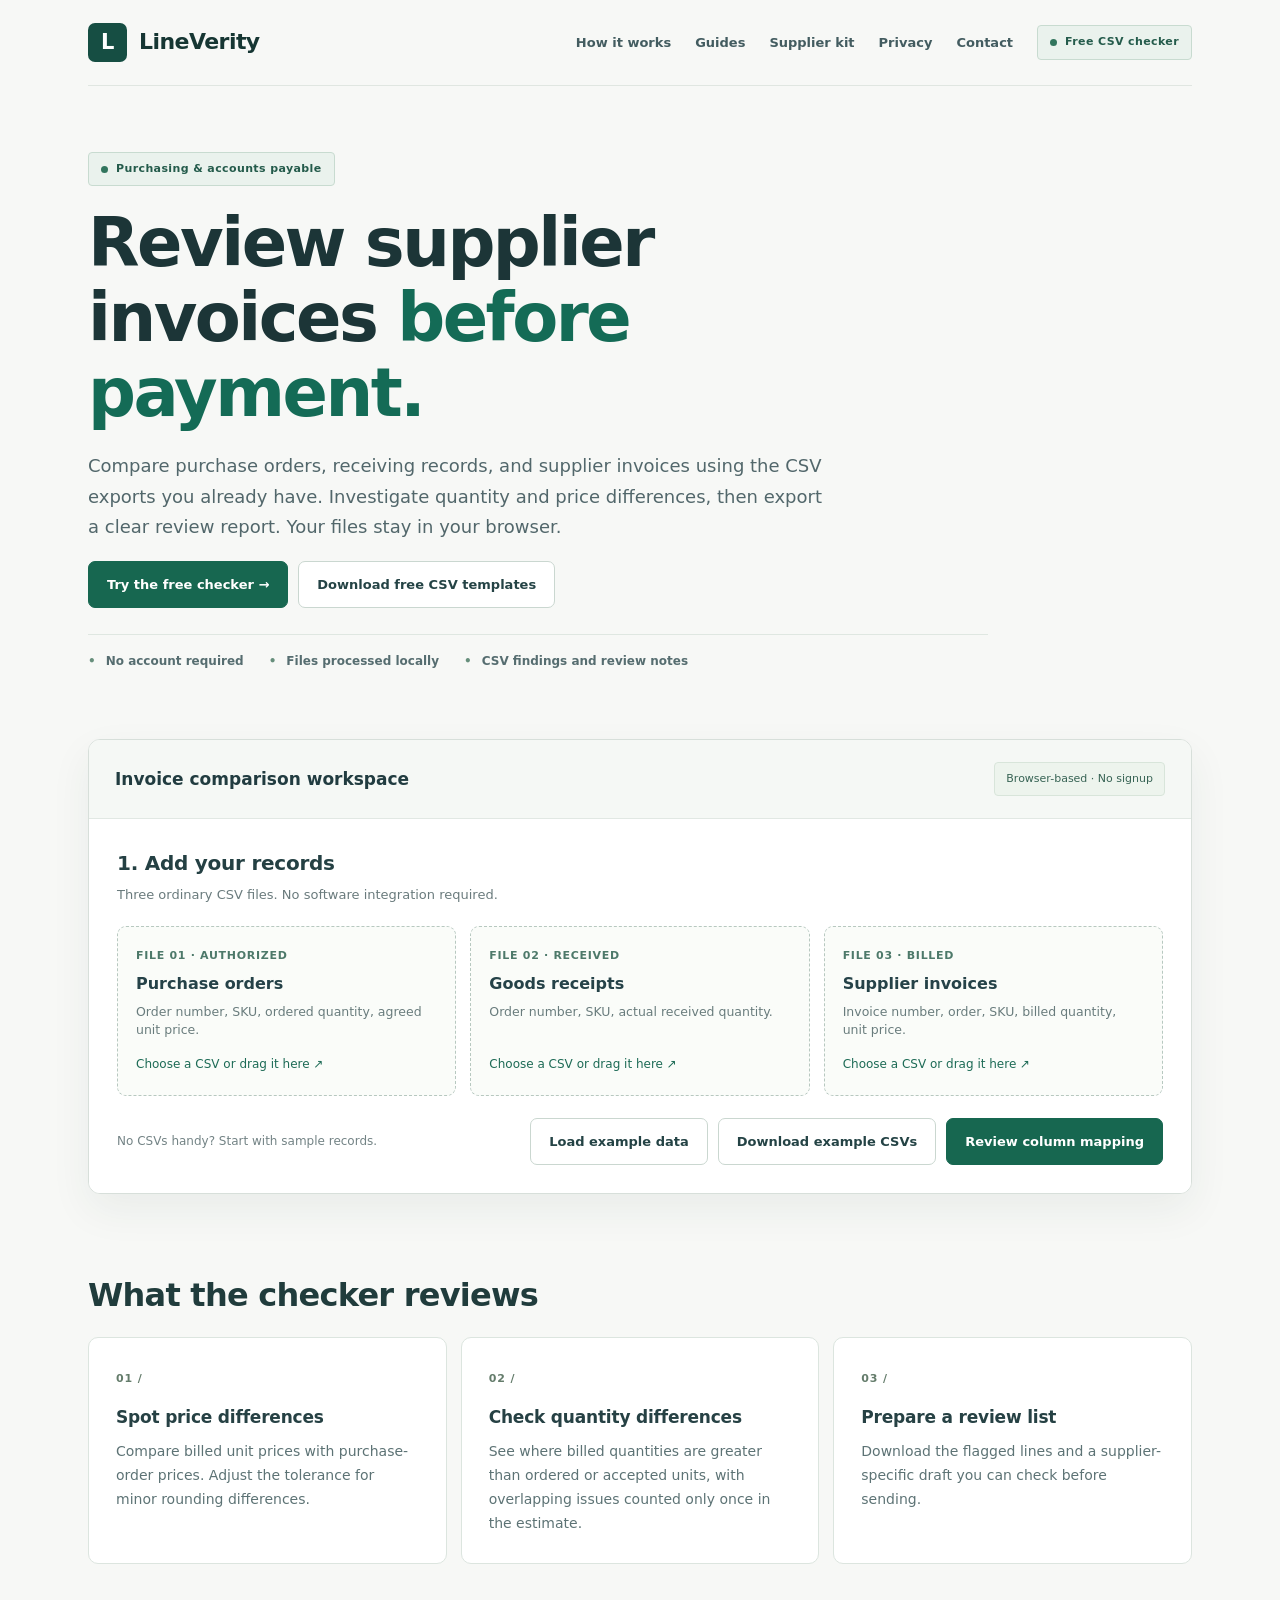
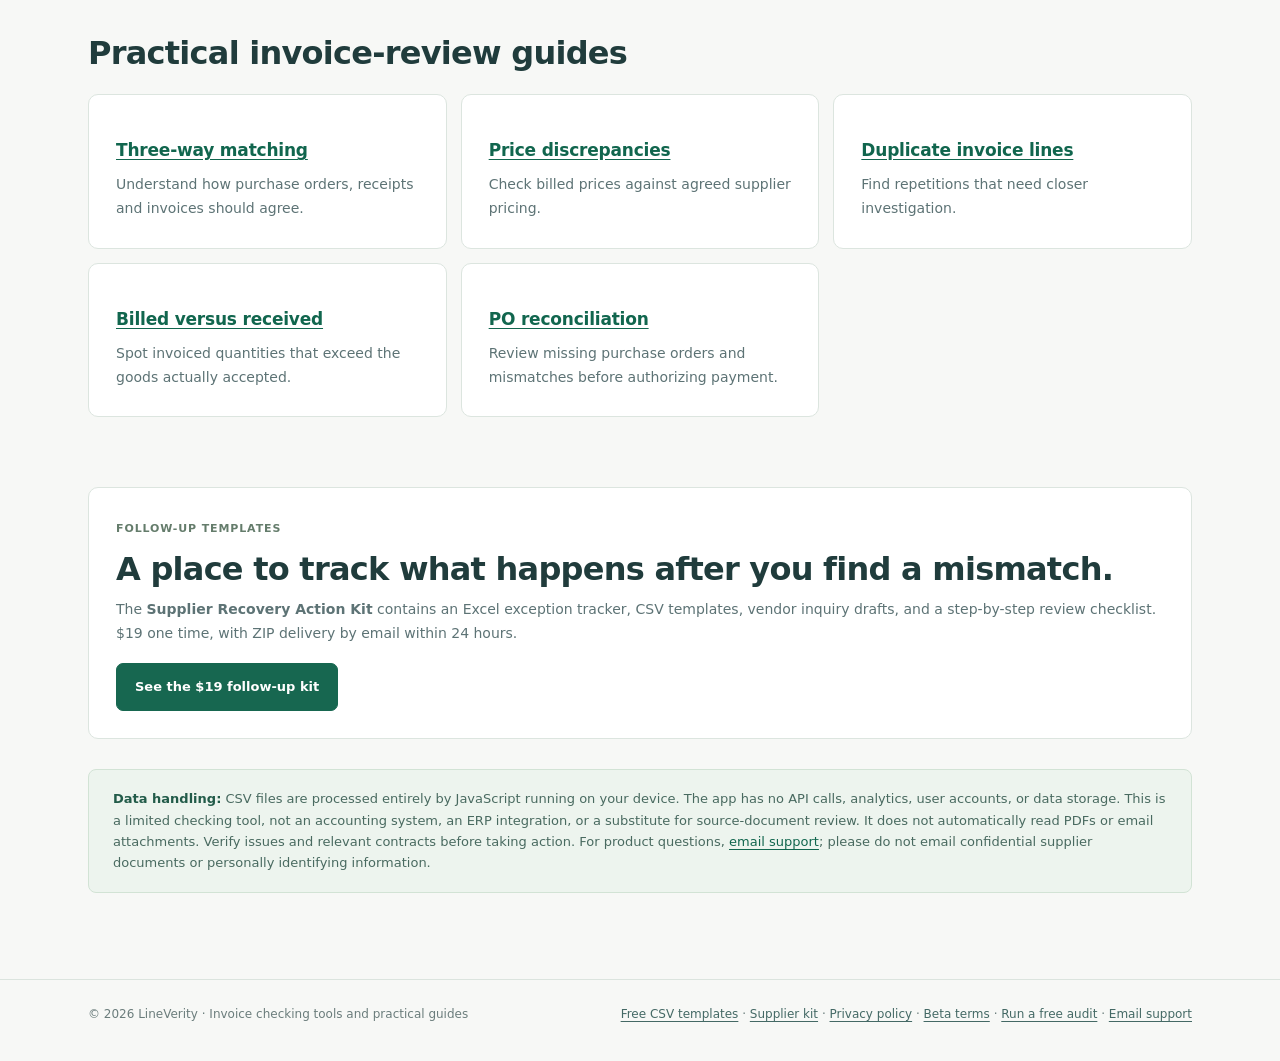
<file: index.html>
<!doctype html>
<html lang="en"><head><meta charset="utf-8"><meta name="viewport" content="width=device-width, initial-scale=1">
<meta name="theme-color" content="#f7f8f6"><link rel="canonical" href="https://earnest-sprite-f58253.netlify.app/"><meta property="og:type" content="website"><meta property="og:title" content="LineVerity — Free private invoice CSV checker"><meta property="og:description" content="Compare purchase orders, receiving records and vendor invoices locally in your browser. Download a discrepancy report without uploading sensitive CSVs."><meta property="og:url" content="https://earnest-sprite-f58253.netlify.app/"><meta name="description" content="LineVerity privately compares CSV purchase orders, goods receipts and vendor invoices in your browser. Find price differences, invoiced-over-received quantities and possible duplicates. No account or uploads."><title>LineVerity | Supplier invoice checks from CSV files</title>
<link rel="icon" href="favicon.svg" type="image/svg+xml">
<style>
:root{color-scheme:dark;--bg:#081523;--panel:#101f31;--panel2:#14273b;--line:#293e52;--white:#f1f7fc;--muted:#9aafc2;--mint:#9df5d3;--blue:#84b9ff;--orange:#ffc694;--red:#ff9f9f;--shadow:0 24px 70px #02101d99}*{box-sizing:border-box}html{scroll-behavior:smooth}body{margin:0;background:radial-gradient(ellipse at 15% -8%,#15394b 0,transparent 44%),radial-gradient(ellipse at 98% 20%,#182c4d 0,transparent 32%),var(--bg);font:15px/1.6 Inter,ui-sans-serif,system-ui,-apple-system,Segoe UI,Arial;color:var(--white);min-height:100vh}button,input,select{font:inherit}button{cursor:pointer}a{color:var(--mint)}.wrap{max-width:1160px;margin:auto;padding:0 28px}header{height:86px;border-bottom:1px solid #ffffff13;display:flex;align-items:center;justify-content:space-between}.brand{font-size:22px;letter-spacing:-.8px;font-weight:850;color:var(--white);text-decoration:none;display:flex;align-items:center;gap:12px}.mark{width:39px;height:39px;display:inline-grid;place-items:center;background:linear-gradient(135deg,#b5ffe1,#71c5e3);border-radius:12px;color:#07313a;font-weight:900;font-size:22px}.nav{display:flex;align-items:center;gap:24px;font-size:13px}.nav a{color:var(--muted);text-decoration:none}.tag{display:inline-flex;align-items:center;gap:8px;border:1px solid #75ceaf67;color:var(--mint);padding:7px 12px;font-size:12px;border-radius:90px;background:#9ef7d20c;font-weight:650;letter-spacing:.1px}.dot{width:7px;height:7px;border-radius:50%;background:var(--mint)}.hero{padding:70px 0 44px;max-width:800px}.hero h1{font-size:clamp(40px,6vw,72px);letter-spacing:-3.5px;line-height:1.045;margin:23px 0 21px;font-weight:820}.hero h1 span{color:var(--mint)}.hero p{color:#b1c6d8;font-size:19px;line-height:1.65;max-width:680px}.proof{display:flex;flex-wrap:wrap;gap:16px 25px;color:#b9d0df;font-size:12px;font-weight:600;margin-top:26px}.proof span:before{content:'✓';margin-right:8px;color:var(--mint)}.workbench{background:linear-gradient(135deg,#142a3d,#101d30 60%);box-shadow:var(--shadow);border:1px solid #ffffff26;border-radius:20px;overflow:hidden;margin:30px 0 85px}.topbar{display:flex;justify-content:space-between;align-items:center;padding:22px 26px;border-bottom:1px solid var(--line);gap:12px;flex-wrap:wrap}.topbar strong{font-size:17px}.muted{color:var(--muted)}.tiny{font-size:12px}.pill{font-size:11px;border-radius:99px;background:#9df5d31a;border:1px solid #9df5d34a;color:var(--mint);padding:7px 11px}.stage{padding:28px}.sectionhead{display:flex;justify-content:space-between;align-items:baseline;gap:12px}.sectionhead h2{margin:0;font-size:20px;letter-spacing:-.4px}.sectionhead p{margin:4px 0 20px;color:var(--muted);font-size:13px}.files{display:grid;grid-template-columns:repeat(3,1fr);gap:14px}.drop{border:1px dashed #4b697f;border-radius:13px;min-height:170px;padding:20px 18px;background:#08182770;display:flex;flex-direction:column;gap:6px;transition:all .15s;cursor:pointer}.drop:hover,.drop.over{background:#16374b;border-color:var(--mint)}.drop.loaded{border-style:solid;border-color:#91e7c49a;background:#16453630}.drop input{display:none}.drop .number{font-size:11px;color:var(--mint);font-weight:750;letter-spacing:1px}.drop strong{font-size:16px}.drop small{line-height:1.4;color:var(--muted)}.drop .stat{margin-top:auto;font-size:12px;color:var(--mint)}.actions{display:flex;align-items:center;justify-content:space-between;gap:14px;margin-top:22px;flex-wrap:wrap}.actions p{color:var(--muted);font-size:12px;margin:0}.btn{border:1px solid #ffffff2e;padding:12px 18px;border-radius:10px;color:var(--white);background:#ffffff0d;font-weight:700;font-size:13px;transition:.12s}.btn:hover{background:#ffffff22}.btn.primary{background:var(--mint);color:#07312b;border-color:var(--mint)}.btn.primary:hover{background:#ccffe9}.btn:disabled{opacity:.5;cursor:not-allowed}.buttons{display:flex;gap:10px;flex-wrap:wrap}.mapping{margin-top:22px;display:none;border-top:1px solid var(--line);padding-top:24px}.mapping.visible{display:block}.mapping-grids{display:grid;grid-template-columns:repeat(3,1fr);gap:14px}.map-group{border:1px solid var(--line);border-radius:13px;background:#08182790;padding:16px}.map-group h3{margin:0 0 14px;font-size:13px}.map-row{margin:9px 0}.map-row label{font-size:11px;color:#b7cddd;display:block;margin-bottom:3px}.map-row select{width:100%;background:#162b41;color:var(--white);border:1px solid #395066;padding:8px;border-radius:7px;font-size:12px}.advanced{margin-top:14px;display:flex;align-items:center;gap:14px;flex-wrap:wrap}.advanced input{width:90px;background:#081827;color:white;border:1px solid #395066;padding:7px;border-radius:6px}.alert{display:none;margin:16px 0 0;border:1px solid #ffb8a758;border-radius:10px;background:#4b252544;color:#ffd6c6;padding:13px 16px;font-size:13px}.alert.visible{display:block}.results{display:none;border-top:1px solid var(--line);padding:28px}.results.visible{display:block}.metrics{display:grid;grid-template-columns:repeat(4,1fr);gap:12px}.metric{border:1px solid var(--line);border-radius:12px;padding:18px;background:#08182799}.metric b{display:block;font-size:28px;line-height:1.3;letter-spacing:-1px}.metric small{color:var(--muted)}.metric.emphasis b{color:var(--mint)}.resulthead{display:flex;align-items:center;justify-content:space-between;gap:12px;flex-wrap:wrap;margin:28px 0 14px}.resulthead h3{margin:0;font-size:17px}.tablewrap{overflow:auto;border:1px solid var(--line);border-radius:10px}table{width:100%;border-collapse:collapse;min-width:860px;font-size:12px}th,td{padding:12px 14px;text-align:left;border-bottom:1px solid #ffffff15;vertical-align:top}th{background:#21354a;color:#c6daea;font-size:11px;letter-spacing:.4px;text-transform:uppercase}tr:last-child td{border-bottom:0}td{color:#dce9f2}.issuecode{font-weight:750;color:var(--orange)}.high{color:var(--red)}.review{color:var(--orange)}.info{color:var(--blue)}.disclaimer{margin-top:18px;padding:15px 18px;background:#203247;border-radius:10px;color:#bcd0e1;font-size:12px;line-height:1.65}section.info{padding:0 0 82px}.info h2{font-size:32px;line-height:1.2;letter-spacing:-1.1px;margin:0 0 22px}.value-grid{display:grid;grid-template-columns:repeat(3,1fr);gap:16px}.value{background:#102236b9;border:1px solid #ffffff1a;border-radius:14px;padding:27px}.value span{font-size:23px;color:var(--mint)}.value h3{margin:13px 0 8px;font-size:17px}.value p{color:#adc3d3;margin:0;font-size:14px}.footer{border-top:1px solid #ffffff1c;padding:25px 0 36px;color:#7f9daf;font-size:12px}.footer .wrap{display:flex;gap:12px;justify-content:space-between;flex-wrap:wrap}.footer a{color:#adc4d5}.note{padding:18px 24px;border-radius:12px;background:#9df5d30d;border:1px solid #9df5d330;color:#bdd2d9;margin:0 0 86px;font-size:13px}.note strong{color:var(--mint)}.checkbox{display:flex;gap:8px;align-items:center} .sr-only{position:absolute;width:1px;height:1px;padding:0;margin:-1px;overflow:hidden;clip:rect(0,0,0,0);white-space:nowrap;border:0}
@media(max-width:850px){.files,.mapping-grids,.value-grid{grid-template-columns:1fr}.metrics{grid-template-columns:1fr 1fr}.hero{padding-top:42px}.hero h1{letter-spacing:-2px}.nav a{display:none}.stage{padding:20px}.results{padding:20px}.topbar{padding:18px 20px}}
@media(max-width:470px){.metrics{grid-template-columns:1fr 1fr}.metric{padding:13px}.metric b{font-size:23px}.hero p{font-size:16px}.btn{padding:11px 13px}}
</style><link rel="stylesheet" href="/brand.css"></head>
<body><div class="wrap"><header><a href="#" class="brand"><span class="mark">L</span> LineVerity</a><nav class="nav"><a href="#how">How it works</a><a href="#guides">Guides</a><a href="/supplier-recovery-kit.html">Supplier kit</a><a href="#privacy">Privacy</a><a href="mailto:brendenlea05ai@gmail.com?subject=LineVerity%20support">Contact</a><span class="tag"><span class="dot"></span> Free CSV checker</span></nav></header>
<main><div class="hero"><span class="tag"><span class="dot"></span> Purchasing &amp; accounts payable</span><h1>Review supplier invoices <span>before payment.</span></h1><p>Compare purchase orders, receiving records, and supplier invoices using the CSV exports you already have. Investigate quantity and price differences, then export a clear review report. Your files stay in your browser.</p><div style="display:flex;gap:10px;flex-wrap:wrap;margin:18px 0 0"><a class="btn primary" href="#app" style="text-decoration:none">Try the free checker →</a><a class="btn" href="/free-invoice-csv-templates.html" style="text-decoration:none">Download free CSV templates</a></div><div class="proof"><span>No account required</span><span>Files processed locally</span><span>CSV findings and review notes</span></div></div>
<div class="workbench" id="app"><div class="topbar"><strong>Invoice comparison workspace</strong><div class="pill">Browser-based · No signup</div></div><div class="stage"><div class="sectionhead"><div><h2>1. Add your records</h2><p>Three ordinary CSV files. No software integration required.</p></div></div><div class="files">
<label class="drop" id="drop-po"><span class="number">FILE 01 · AUTHORIZED</span><strong>Purchase orders</strong><small>Order number, SKU, ordered quantity, agreed unit price.</small><input type="file" id="file-po" accept=".csv,text/csv"><span class="stat" id="stat-po">Choose a CSV or drag it here ↗</span></label>
<label class="drop" id="drop-receipts"><span class="number">FILE 02 · RECEIVED</span><strong>Goods receipts</strong><small>Order number, SKU, actual received quantity.</small><input type="file" id="file-receipts" accept=".csv,text/csv"><span class="stat" id="stat-receipts">Choose a CSV or drag it here ↗</span></label>
<label class="drop" id="drop-invoices"><span class="number">FILE 03 · BILLED</span><strong>Supplier invoices</strong><small>Invoice number, order, SKU, billed quantity, unit price.</small><input type="file" id="file-invoices" accept=".csv,text/csv"><span class="stat" id="stat-invoices">Choose a CSV or drag it here ↗</span></label></div>
<div class="actions"><p>No CSVs handy? Start with sample records.</p><div class="buttons"><button class="btn" id="demo">Load example data</button><button class="btn" id="template">Download example CSVs</button><button class="btn primary" id="mapButton">Review column mapping</button></div></div>
<div class="mapping" id="mapping"><div class="sectionhead"><div><h2>2. Confirm column mapping</h2><p>Column suggestions are based on your headers. Review each selection before continuing.</p></div></div><div class="mapping-grids" id="mappingGrids"></div><div class="advanced"><label>Unit price tolerance ($ / unit): <input type="number" id="tolerance" value="0.01" min="0" step="0.01"></label><span class="tiny muted">Strict PO + SKU matching · Accepted quantities only · No automatic approvals</span></div><div class="actions"><p>Comparison runs in your browser. No files are sent to LineVerity.</p><button class="btn primary" id="run">Compare files →</button></div></div><div class="alert" role="alert" id="error"></div></div>
<div class="results" id="results"><div class="sectionhead"><div><h2>3. Your audit report</h2><p>Amounts are potential discrepancies to investigate—not guaranteed recoveries.</p></div></div><div class="metrics"><div class="metric emphasis"><b id="exposure">$0</b><small>Amount to review*</small></div><div class="metric"><b id="flagged">0</b><small>Flagged PO / SKU combinations</small></div><div class="metric"><b id="review">0</b><small>Other combinations needing review</small></div><div class="metric"><b id="matched">0</b><small>Fully matched combinations</small></div></div><div class="resulthead"><h3>Discrepancies and review notes</h3><div class="buttons"><button class="btn" id="copySummary">Copy summary</button><button class="btn" id="packet">Download review packet ↓</button><button class="btn primary" id="downloadReport">Export findings (.csv)</button></div></div><div class="tablewrap"><table><thead><tr><th>Priority</th><th>Issue</th><th>Purchase order</th><th>SKU</th><th>Poss. exposure</th><th>What to check</th></tr></thead><tbody id="issueTable"></tbody></table></div><p class="demo-banner" id="demoIndicator" hidden><strong>Example data:</strong> This report uses fictional orders, receipts and invoice lines. The figures are not actual supplier savings.</p><p class="disclaimer" id="reportDisclaimer"></p><div class="audit-next"><div><strong>Need to track unresolved discrepancies?</strong><p>The Supplier Recovery Action Kit includes an Excel review tracker and vendor inquiry drafts. $19 one time; delivered by email within 24 hours after checkout.</p></div><a href="https://buy.stripe.com/4gMbIU0dobFMdLh6JL7AI00" target="_blank" rel="noopener noreferrer" class="btn primary" style="text-decoration:none">Buy the $19 kit</a></div></div></div>
<section class="info" id="how"><h2>What the checker reviews</h2><div class="value-grid"><div class="value"><span>01 /</span><h3>Spot price differences</h3><p>Compare billed unit prices with purchase-order prices. Adjust the tolerance for minor rounding differences.</p></div><div class="value"><span>02 /</span><h3>Check quantity differences</h3><p>See where billed quantities are greater than ordered or accepted units, with overlapping issues counted only once in the estimate.</p></div><div class="value"><span>03 /</span><h3>Prepare a review list</h3><p>Download the flagged lines and a supplier-specific draft you can check before sending.</p></div></div></section>
<section class="info" id="guides"><h2>Practical invoice-review guides</h2><div class="value-grid"><div class="value"><h3><a href="/guides/three-way-match.html">Three-way matching</a></h3><p>Understand how purchase orders, receipts and invoices should agree.</p></div><div class="value"><h3><a href="/guides/invoice-price-variance.html">Price discrepancies</a></h3><p>Check billed prices against agreed supplier pricing.</p></div><div class="value"><h3><a href="/guides/duplicate-invoice-lines.html">Duplicate invoice lines</a></h3><p>Find repetitions that need closer investigation.</p></div><div class="value"><h3><a href="/guides/billed-vs-received.html">Billed versus received</a></h3><p>Spot invoiced quantities that exceed the goods actually accepted.</p></div><div class="value"><h3><a href="/guides/purchase-order-reconciliation.html">PO reconciliation</a></h3><p>Review missing purchase orders and mismatches before authorizing payment.</p></div></div></section><section class="info" id="recovery-kit" style="padding-bottom:30px"><div class="value-grid" style="grid-template-columns:1fr"><div class="value"><span>FOLLOW-UP TEMPLATES</span><h2 style="margin:10px 0">A place to track what happens after you find a mismatch.</h2><p>The <strong>Supplier Recovery Action Kit</strong> contains an Excel exception tracker, CSV templates, vendor inquiry drafts, and a step-by-step review checklist. $19 one time, with ZIP delivery by email within 24 hours.</p><p style="margin-top:17px"><a class="btn primary" href="/supplier-recovery-kit.html" style="display:inline-block;text-decoration:none">See the $19 follow-up kit</a></p></div></div></section><div class="note" id="privacy"><strong>Data handling:</strong> CSV files are processed entirely by JavaScript running on your device. The app has no API calls, analytics, user accounts, or data storage. This is a limited checking tool, not an accounting system, an ERP integration, or a substitute for source-document review. It does not automatically read PDFs or email attachments. Verify issues and relevant contracts before taking action. For product questions, <a href="mailto:brendenlea05ai@gmail.com?subject=LineVerity%20support">email support</a>; please do not email confidential supplier documents or personally identifying information.</div>
</main></div><footer class="footer"><div class="wrap"><div>© 2026 LineVerity · Invoice checking tools and practical guides</div><div><a href="/free-invoice-csv-templates.html">Free CSV templates</a> · <a href="/supplier-recovery-kit.html">Supplier kit</a> · <a href="/privacy.html">Privacy policy</a> · <a href="/terms.html">Beta terms</a> · <a href="#app">Run a free audit</a> · <a href="mailto:brendenlea05ai@gmail.com?subject=LineVerity%20support">Email support</a></div></div></footer>
<script src="engine.js"></script><script src="packet.js"></script><script src="app.js"></script></body></html>
</file>
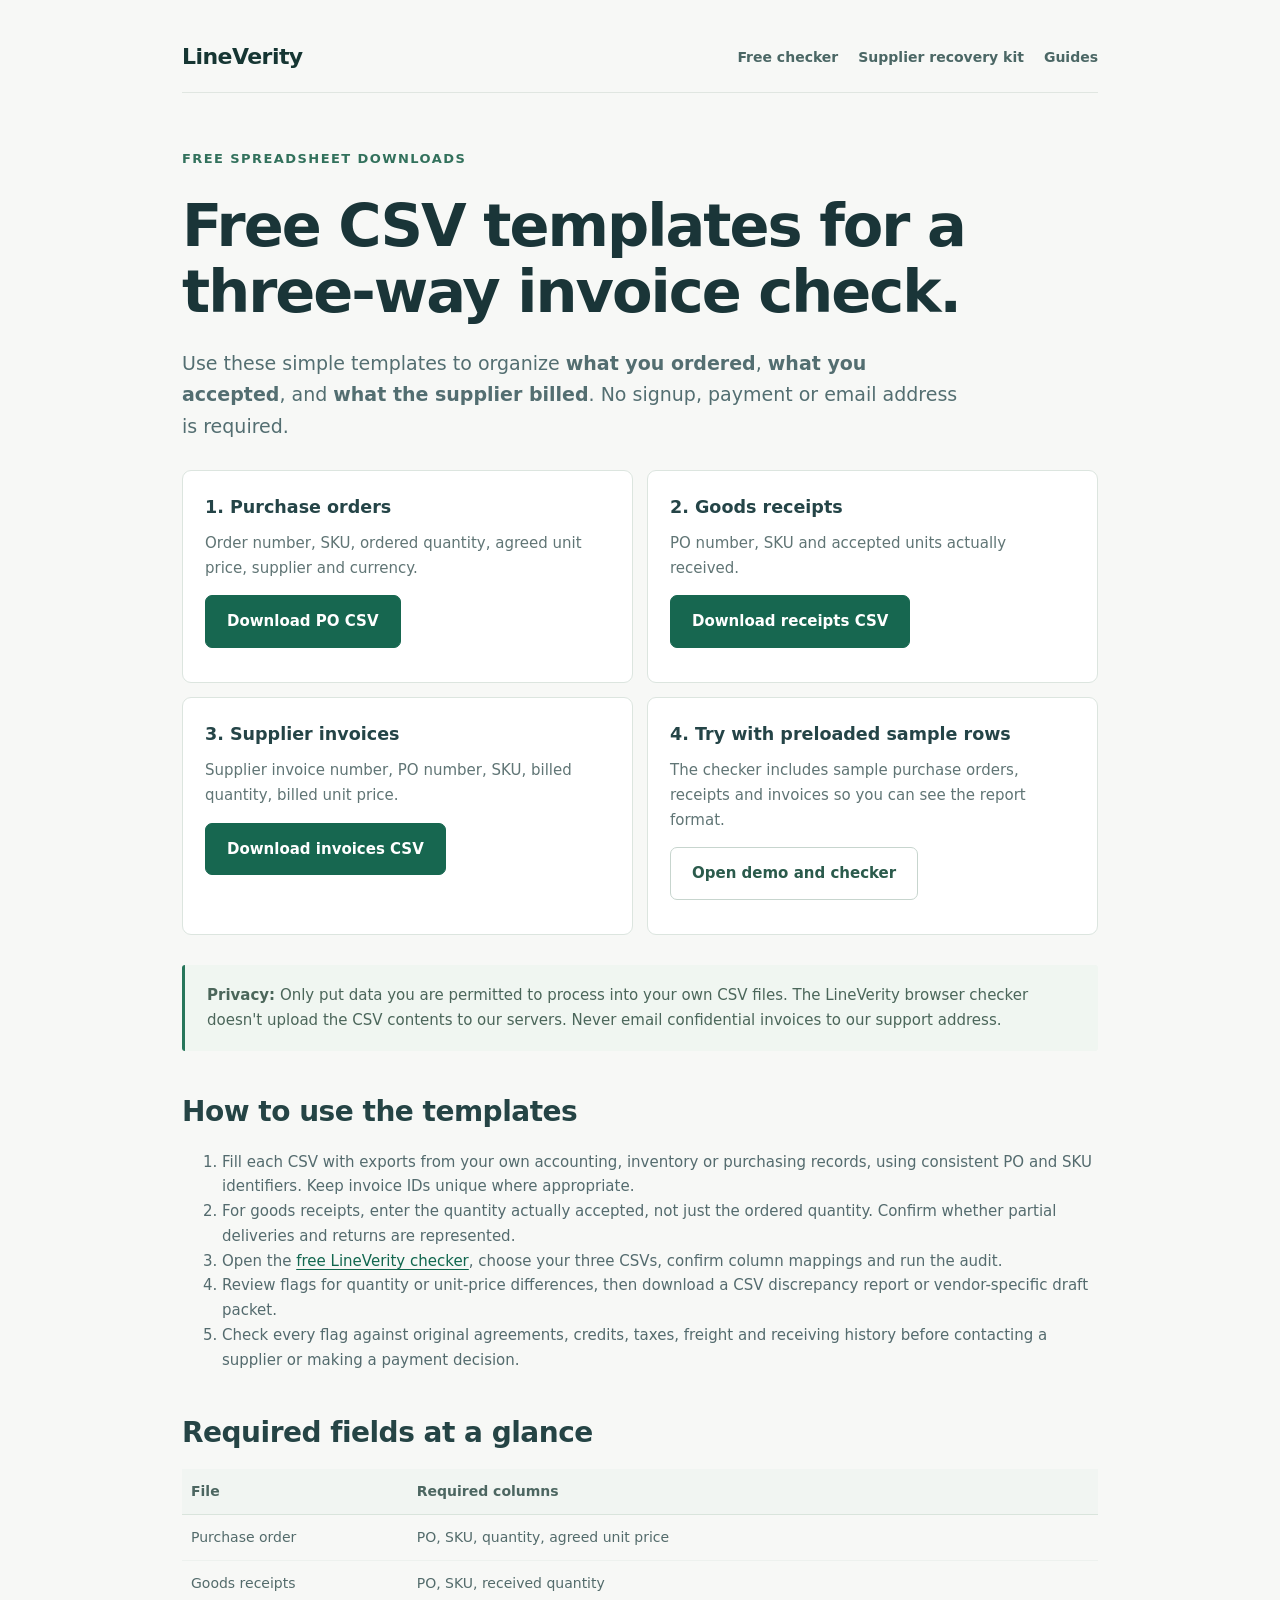
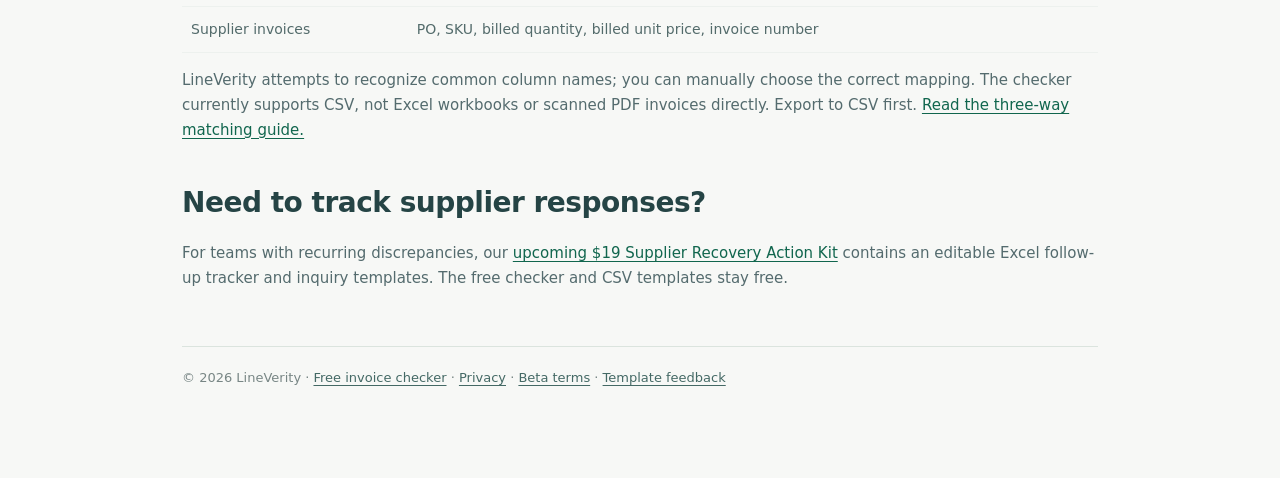
<file: free-invoice-csv-templates.html>
<!doctype html><html lang="en"><head><meta charset="utf-8"><meta name="viewport" content="width=device-width,initial-scale=1"><meta name="theme-color" content="#f7f8f6"><meta name="description" content="Free downloadable purchase order, goods receipt and vendor invoice CSV templates for a three-way supplier invoice match. Includes required columns, example and private browser-based checking."><link rel="canonical" href="https://earnest-sprite-f58253.netlify.app/free-invoice-csv-templates.html"><meta property="og:title" content="Free Purchase Order, Receipt & Invoice CSV Templates — LineVerity"><meta property="og:type" content="website"><meta property="og:url" content="https://earnest-sprite-f58253.netlify.app/free-invoice-csv-templates.html"><title>Free Three-Way Invoice Matching CSV Templates | LineVerity</title><style>body{margin:0;background:#081523;color:#eef6fc;font:16px/1.7 system-ui,-apple-system,Segoe UI,sans-serif}a{color:#9df5d3}main{max-width:960px;margin:auto;padding:18px 24px 86px}header{display:flex;justify-content:space-between;gap:20px;align-items:center;border-bottom:1px solid #30475d;padding:16px 0}header a{text-decoration:none}.brand{font-size:22px;color:#eef6fc;font-weight:800}nav{display:flex;gap:20px;flex-wrap:wrap;font-size:14px}h1{font-size:clamp(35px,6vw,59px);line-height:1.12;letter-spacing:-1.5px;margin:23px 0}h2{font-size:28px;margin:38px 0 12px;letter-spacing:-.5px}p,li{color:#c0d3df}.eyebrow{font-size:13px;letter-spacing:.1em;text-transform:uppercase;color:#9df5d3;margin-top:55px}.lead{font-size:19px;max-width:780px}.badge{display:inline-block;border-radius:30px;background:#194333;color:#9df5d3;border:1px solid #327a5e;padding:5px 11px;font-size:12px;font-weight:700}.grid{display:grid;grid-template-columns:repeat(2,1fr);gap:16px;margin:28px 0}.card{background:#102438;border:1px solid #314b5e;border-radius:14px;padding:22px}.card h3{margin:0 0 9px}.card p{margin:0}.action{display:inline-block;background:#9df5d3;color:#06302b;text-decoration:none;font-weight:800;border-radius:9px;padding:13px 21px;margin:15px 12px 12px 0}.action.alt{color:#e6f7ef;background:#1a3e4c;border:1px solid #5d9c9f}.notice{background:#142e39;border-left:4px solid #9df5d3;padding:18px 22px;margin:30px 0;border-radius:8px}.notice p{margin:0}table{width:100%;border-collapse:collapse;font-size:14px}th,td{border-bottom:1px solid #325067;text-align:left;padding:11px 9px}th{color:#9df5d3}footer{border-top:1px solid #30475d;padding-top:20px;margin-top:55px;color:#adc0cc;font-size:13px}@media(max-width:650px){.grid{grid-template-columns:1fr}nav{gap:10px}h1{letter-spacing:-1px}}</style><link rel="stylesheet" href="/brand.css"></head><body><main><header><a class="brand" href="/">LineVerity</a><nav><a href="/#app">Free checker</a><a href="/supplier-recovery-kit.html">Supplier recovery kit</a><a href="/#guides">Guides</a></nav></header><div class="eyebrow">Free spreadsheet downloads</div><h1>Free CSV templates for a three-way invoice check.</h1><p class="lead">Use these simple templates to organize <strong>what you ordered</strong>, <strong>what you accepted</strong>, and <strong>what the supplier billed</strong>. No signup, payment or email address is required.</p><div class="grid"><div class="card"><h3>1. Purchase orders</h3><p>Order number, SKU, ordered quantity, agreed unit price, supplier and currency.</p><p><a class="action" href="/templates/purchase-orders.csv" download>Download PO CSV</a></p></div><div class="card"><h3>2. Goods receipts</h3><p>PO number, SKU and accepted units actually received.</p><p><a class="action" href="/templates/goods-receipts.csv" download>Download receipts CSV</a></p></div><div class="card"><h3>3. Supplier invoices</h3><p>Supplier invoice number, PO number, SKU, billed quantity, billed unit price.</p><p><a class="action" href="/templates/vendor-invoices.csv" download>Download invoices CSV</a></p></div><div class="card"><h3>4. Try with preloaded sample rows</h3><p>The checker includes sample purchase orders, receipts and invoices so you can see the report format.</p><p><a class="action alt" href="/#app">Open demo and checker</a></p></div></div><div class="notice"><p><strong>Privacy:</strong> Only put data you are permitted to process into your own CSV files. The LineVerity browser checker doesn't upload the CSV contents to our servers. Never email confidential invoices to our support address.</p></div><h2>How to use the templates</h2><ol><li>Fill each CSV with exports from your own accounting, inventory or purchasing records, using consistent PO and SKU identifiers. Keep invoice IDs unique where appropriate.</li><li>For goods receipts, enter the quantity actually accepted, not just the ordered quantity. Confirm whether partial deliveries and returns are represented.</li><li>Open the <a href="/#app">free LineVerity checker</a>, choose your three CSVs, confirm column mappings and run the audit.</li><li>Review flags for quantity or unit-price differences, then download a CSV discrepancy report or vendor-specific draft packet.</li><li>Check every flag against original agreements, credits, taxes, freight and receiving history before contacting a supplier or making a payment decision.</li></ol><h2>Required fields at a glance</h2><table><thead><tr><th>File</th><th>Required columns</th></tr></thead><tbody><tr><td>Purchase order</td><td>PO, SKU, quantity, agreed unit price</td></tr><tr><td>Goods receipts</td><td>PO, SKU, received quantity</td></tr><tr><td>Supplier invoices</td><td>PO, SKU, billed quantity, billed unit price, invoice number</td></tr></tbody></table><p>LineVerity attempts to recognize common column names; you can manually choose the correct mapping. The checker currently supports CSV, not Excel workbooks or scanned PDF invoices directly. Export to CSV first. <a href="/guides/three-way-match.html">Read the three-way matching guide.</a></p><h2>Need to track supplier responses?</h2><p>For teams with recurring discrepancies, our <a href="/supplier-recovery-kit.html">upcoming $19 Supplier Recovery Action Kit</a> contains an editable Excel follow-up tracker and inquiry templates. The free checker and CSV templates stay free.</p><footer>© 2026 LineVerity · <a href="/">Free invoice checker</a> · <a href="/privacy.html">Privacy</a> · <a href="/terms.html">Beta terms</a> · <a href="mailto:brendenlea05ai@gmail.com?subject=LineVerity%20CSV%20Template%20Feedback">Template feedback</a></footer></main></body></html>
</file>
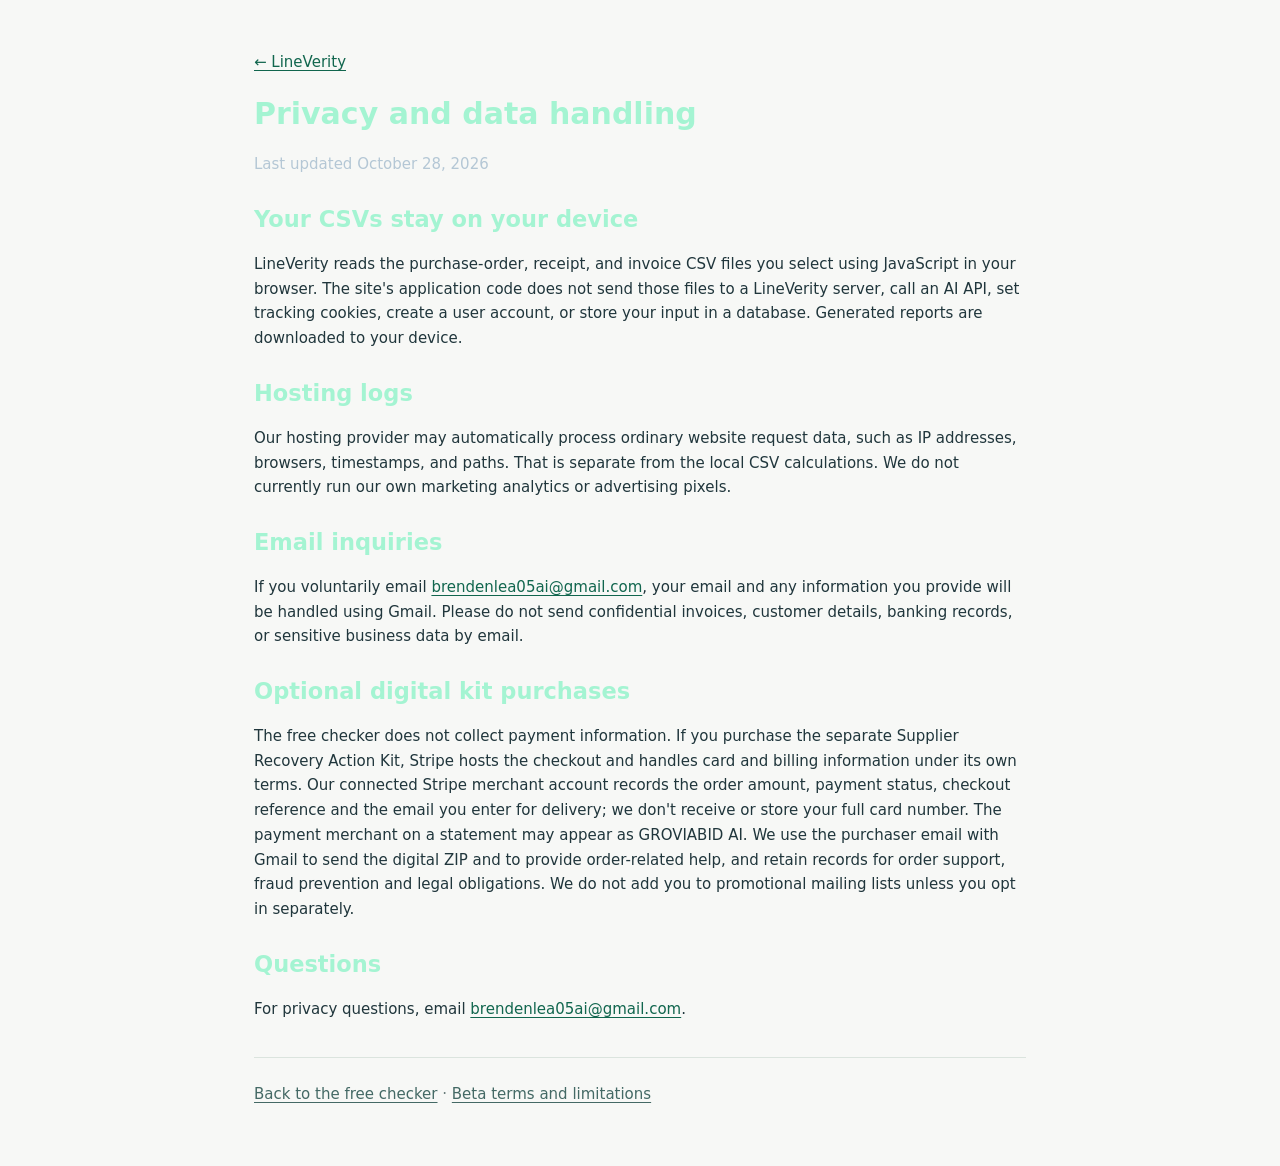
<file: privacy.html>
<!doctype html><html lang="en"><head><meta charset="utf-8"><meta name="viewport" content="width=device-width,initial-scale=1"><meta name="description" content="LineVerity privacy: invoice CSVs are checked in your own browser, without upload to our servers."><title>Privacy — LineVerity</title><link rel="icon" href="/favicon.svg"><style>body{background:#081523;color:#e8f4f9;font:16px/1.75 system-ui,sans-serif;max-width:820px;margin:auto;padding:35px 24px}h1,h2{line-height:1.25;color:#a4f4d2}a{color:#9df5d3}.sub{color:#b4c7d5}section{margin:28px 0}footer{border-top:1px solid #28415b;padding:24px 0;margin-top:36px}</style><link rel="stylesheet" href="/brand.css"></head><body><p><a href="/">← LineVerity</a></p><h1>Privacy and data handling</h1><p class="sub">Last updated October 28, 2026</p><section><h2>Your CSVs stay on your device</h2><p>LineVerity reads the purchase-order, receipt, and invoice CSV files you select using JavaScript in your browser. The site's application code does not send those files to a LineVerity server, call an AI API, set tracking cookies, create a user account, or store your input in a database. Generated reports are downloaded to your device.</p></section><section><h2>Hosting logs</h2><p>Our hosting provider may automatically process ordinary website request data, such as IP addresses, browsers, timestamps, and paths. That is separate from the local CSV calculations. We do not currently run our own marketing analytics or advertising pixels.</p></section><section><h2>Email inquiries</h2><p>If you voluntarily email <a href="mailto:brendenlea05ai@gmail.com?subject=LineVerity%20privacy">brendenlea05ai@gmail.com</a>, your email and any information you provide will be handled using Gmail. Please do not send confidential invoices, customer details, banking records, or sensitive business data by email.</p></section><section><h2>Optional digital kit purchases</h2><p>The free checker does not collect payment information. If you purchase the separate Supplier Recovery Action Kit, Stripe hosts the checkout and handles card and billing information under its own terms. Our connected Stripe merchant account records the order amount, payment status, checkout reference and the email you enter for delivery; we don't receive or store your full card number. The payment merchant on a statement may appear as GROVIABID AI. We use the purchaser email with Gmail to send the digital ZIP and to provide order-related help, and retain records for order support, fraud prevention and legal obligations. We do not add you to promotional mailing lists unless you opt in separately.</p></section><section><h2>Questions</h2><p>For privacy questions, email <a href="mailto:brendenlea05ai@gmail.com?subject=LineVerity%20privacy">brendenlea05ai@gmail.com</a>.</p></section><footer><a href="/">Back to the free checker</a> · <a href="/terms.html">Beta terms and limitations</a></footer></body></html>
</file>
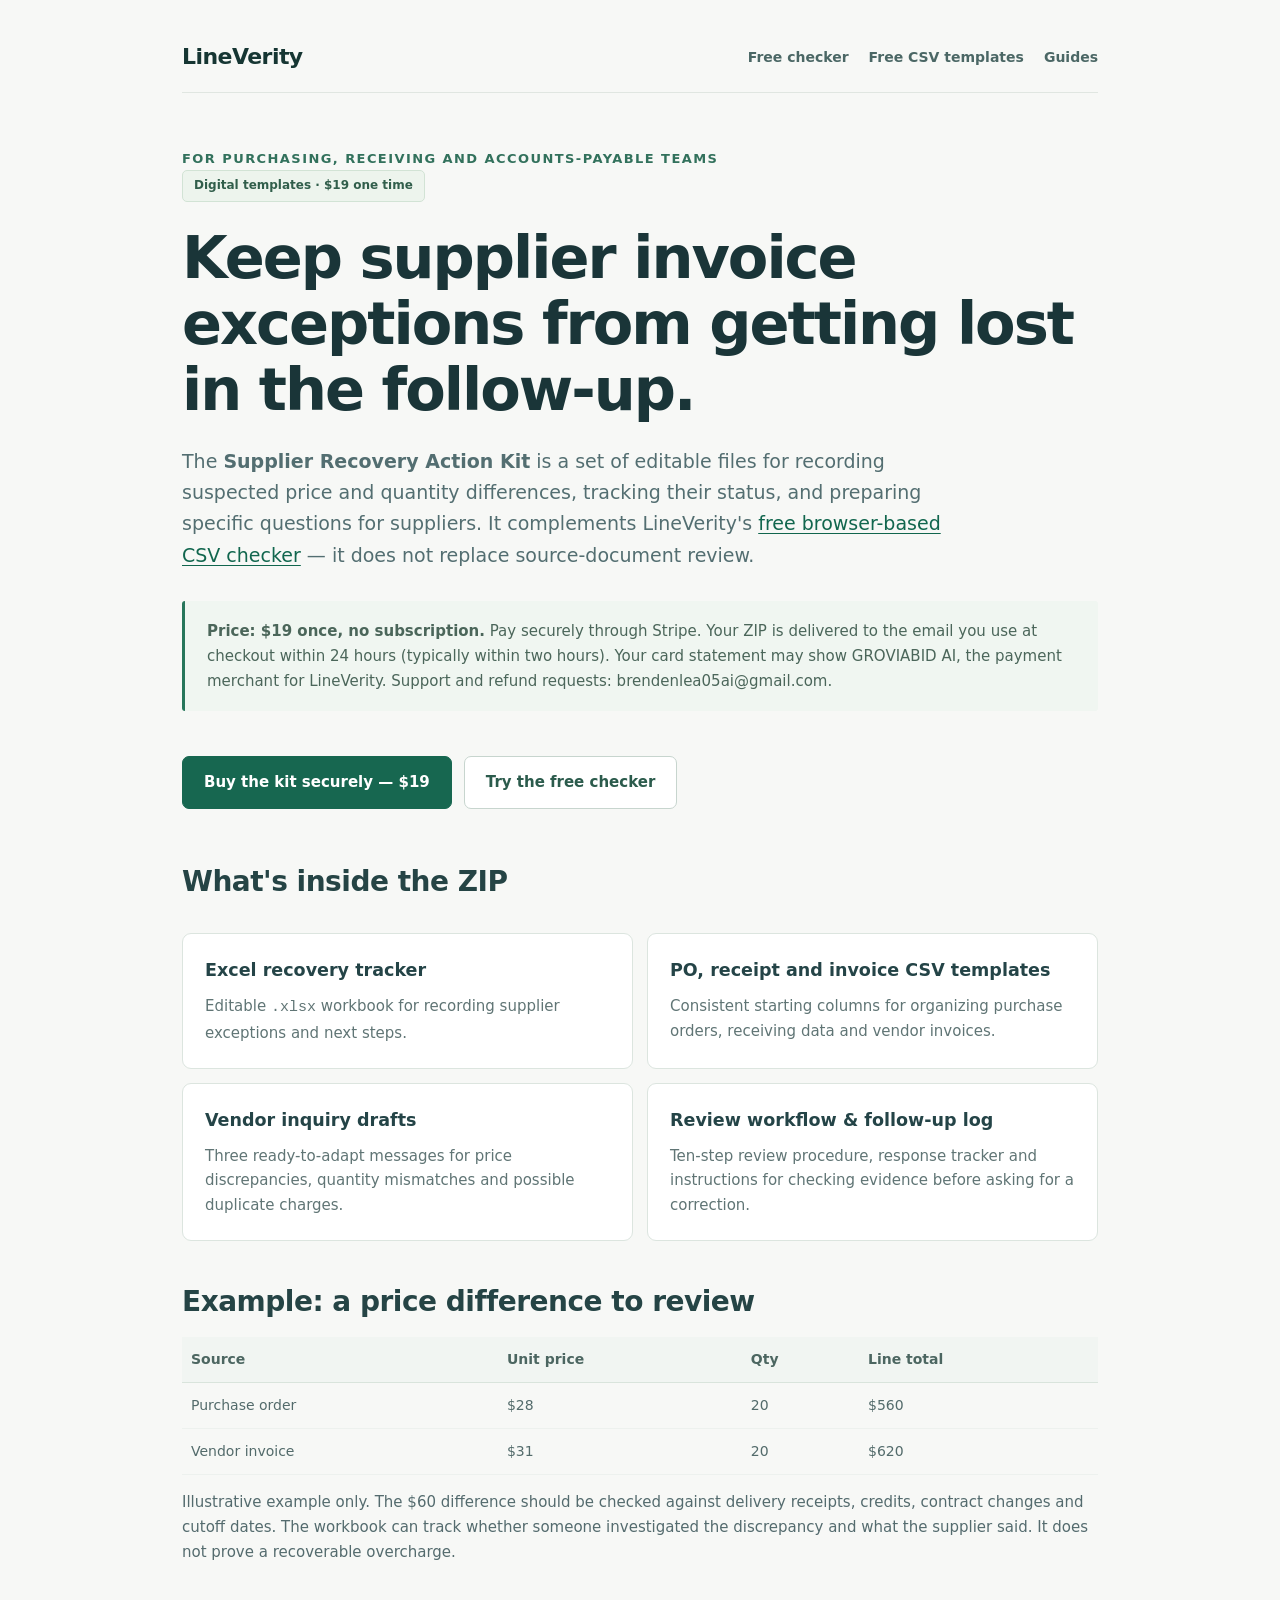
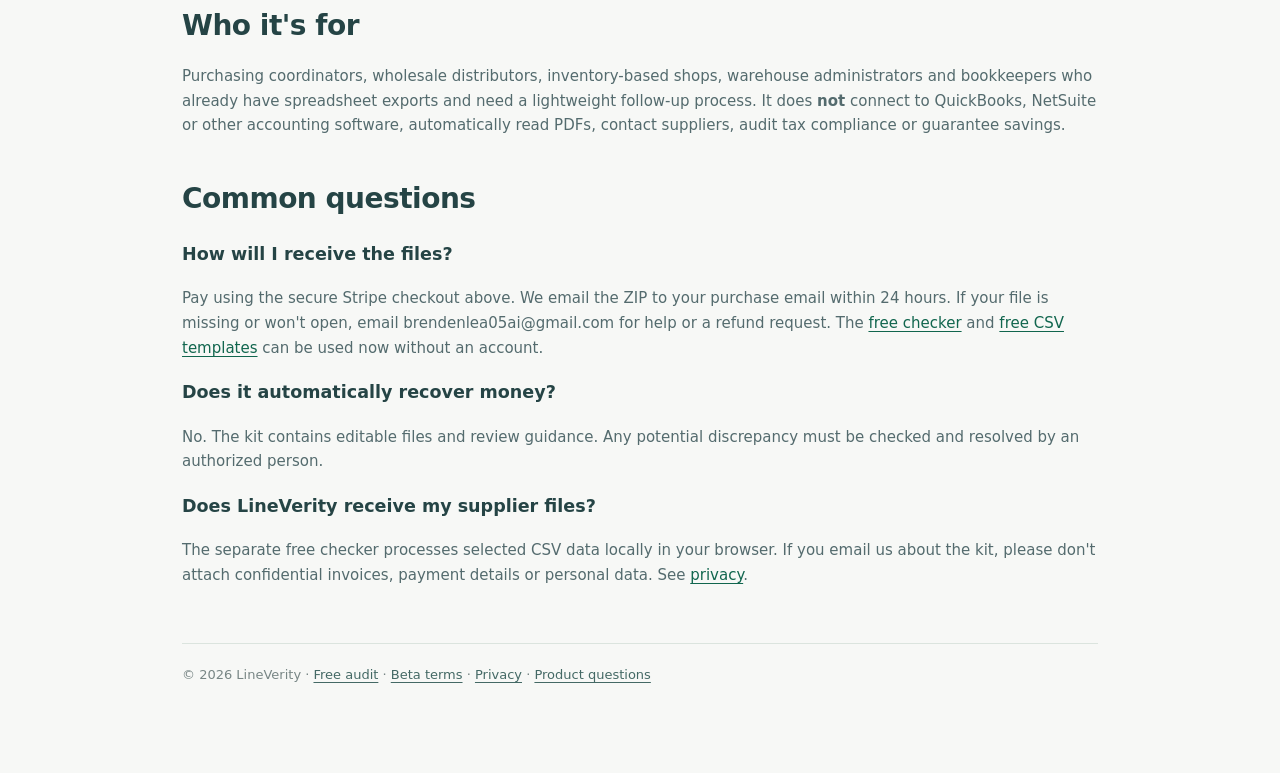
<file: supplier-recovery-kit.html>
<!doctype html><html lang="en"><head><meta charset="utf-8"><meta name="viewport" content="width=device-width,initial-scale=1"><meta name="theme-color" content="#f7f8f6"><meta name="description" content="LineVerity Supplier Recovery Action Kit: Excel tracker, CSV templates, 3 vendor inquiry drafts and an invoice discrepancy review checklist. $19 one-time digital ZIP with email delivery within 24 hours."><link rel="canonical" href="https://earnest-sprite-f58253.netlify.app/supplier-recovery-kit.html"><meta property="og:title" content="Supplier Recovery Action Kit | LineVerity"><meta property="og:type" content="website"><meta property="og:description" content="Organize possible supplier invoice discrepancies with a workbook, CSV templates and vendor follow-up drafts."><meta property="og:url" content="https://earnest-sprite-f58253.netlify.app/supplier-recovery-kit.html"><title>Supplier Recovery Kit — Track Invoice Discrepancies | LineVerity</title><style>body{margin:0;background:#081523;color:#eef6fc;font:16px/1.7 system-ui,-apple-system,Segoe UI,sans-serif}a{color:#9df5d3}main{max-width:960px;margin:auto;padding:18px 24px 86px}header{display:flex;justify-content:space-between;gap:20px;align-items:center;border-bottom:1px solid #30475d;padding:16px 0}header a{text-decoration:none}.brand{font-size:22px;color:#eef6fc;font-weight:800}nav{display:flex;gap:20px;flex-wrap:wrap;font-size:14px}h1{font-size:clamp(35px,6vw,59px);line-height:1.12;letter-spacing:-1.5px;margin:23px 0}h2{font-size:28px;margin:38px 0 12px;letter-spacing:-.5px}p,li{color:#c0d3df}.eyebrow{font-size:13px;letter-spacing:.1em;text-transform:uppercase;color:#9df5d3;margin-top:55px}.lead{font-size:19px;max-width:780px}.badge{display:inline-block;border-radius:30px;background:#194333;color:#9df5d3;border:1px solid #327a5e;padding:5px 11px;font-size:12px;font-weight:700}.grid{display:grid;grid-template-columns:repeat(2,1fr);gap:16px;margin:28px 0}.card{background:#102438;border:1px solid #314b5e;border-radius:14px;padding:22px}.card h3{margin:0 0 9px}.card p{margin:0}.action{display:inline-block;background:#9df5d3;color:#06302b;text-decoration:none;font-weight:800;border-radius:9px;padding:13px 21px;margin:15px 12px 12px 0}.action.alt{color:#e6f7ef;background:#1a3e4c;border:1px solid #5d9c9f}.notice{background:#142e39;border-left:4px solid #9df5d3;padding:18px 22px;margin:30px 0;border-radius:8px}.notice p{margin:0}table{width:100%;border-collapse:collapse;font-size:14px}th,td{border-bottom:1px solid #325067;text-align:left;padding:11px 9px}th{color:#9df5d3}footer{border-top:1px solid #30475d;padding-top:20px;margin-top:55px;color:#adc0cc;font-size:13px}@media(max-width:650px){.grid{grid-template-columns:1fr}nav{gap:10px}h1{letter-spacing:-1px}}</style><link rel="stylesheet" href="/brand.css"></head><body><main><header><a class="brand" href="/">LineVerity</a><nav><a href="/#app">Free checker</a><a href="/free-invoice-csv-templates.html">Free CSV templates</a><a href="/#guides">Guides</a></nav></header><div class="eyebrow">For purchasing, receiving and accounts-payable teams</div><span class="badge">Digital templates · $19 one time</span><h1>Keep supplier invoice exceptions from getting lost in the follow-up.</h1><p class="lead">The <strong>Supplier Recovery Action Kit</strong> is a set of editable files for recording suspected price and quantity differences, tracking their status, and preparing specific questions for suppliers. It complements LineVerity's <a href="/#app">free browser-based CSV checker</a> — it does not replace source-document review.</p><div class="notice"><p><strong>Price: $19 once, no subscription.</strong> Pay securely through Stripe. Your ZIP is delivered to the email you use at checkout within 24 hours (typically within two hours). Your card statement may show GROVIABID AI, the payment merchant for LineVerity. Support and refund requests: brendenlea05ai@gmail.com.</p></div><a class="action" href="https://buy.stripe.com/4gMbIU0dobFMdLh6JL7AI00" rel="noopener noreferrer">Buy the kit securely — $19</a><a class="action alt" href="/#app">Try the free checker</a><h2>What's inside the ZIP</h2><div class="grid"><div class="card"><h3>Excel recovery tracker</h3><p>Editable <code>.xlsx</code> workbook for recording supplier exceptions and next steps.</p></div><div class="card"><h3>PO, receipt and invoice CSV templates</h3><p>Consistent starting columns for organizing purchase orders, receiving data and vendor invoices.</p></div><div class="card"><h3>Vendor inquiry drafts</h3><p>Three ready-to-adapt messages for price discrepancies, quantity mismatches and possible duplicate charges.</p></div><div class="card"><h3>Review workflow & follow-up log</h3><p>Ten-step review procedure, response tracker and instructions for checking evidence before asking for a correction.</p></div></div><h2>Example: a price difference to review</h2><table><thead><tr><th>Source</th><th>Unit price</th><th>Qty</th><th>Line total</th></tr></thead><tbody><tr><td>Purchase order</td><td>$28</td><td>20</td><td>$560</td></tr><tr><td>Vendor invoice</td><td>$31</td><td>20</td><td>$620</td></tr></tbody></table><p>Illustrative example only. The $60 difference should be checked against delivery receipts, credits, contract changes and cutoff dates. The workbook can track whether someone investigated the discrepancy and what the supplier said. It does not prove a recoverable overcharge.</p><h2>Who it's for</h2><p>Purchasing coordinators, wholesale distributors, inventory-based shops, warehouse administrators and bookkeepers who already have spreadsheet exports and need a lightweight follow-up process. It does <strong>not</strong> connect to QuickBooks, NetSuite or other accounting software, automatically read PDFs, contact suppliers, audit tax compliance or guarantee savings.</p><h2>Common questions</h2><h3>How will I receive the files?</h3><p>Pay using the secure Stripe checkout above. We email the ZIP to your purchase email within 24 hours. If your file is missing or won't open, email brendenlea05ai@gmail.com for help or a refund request. The <a href="/#app">free checker</a> and <a href="/free-invoice-csv-templates.html">free CSV templates</a> can be used now without an account.</p><h3>Does it automatically recover money?</h3><p>No. The kit contains editable files and review guidance. Any potential discrepancy must be checked and resolved by an authorized person.</p><h3>Does LineVerity receive my supplier files?</h3><p>The separate free checker processes selected CSV data locally in your browser. If you email us about the kit, please don't attach confidential invoices, payment details or personal data. See <a href="/privacy.html">privacy</a>.</p><footer>© 2026 LineVerity · <a href="/">Free audit</a> · <a href="/terms.html">Beta terms</a> · <a href="/privacy.html">Privacy</a> · <a href="mailto:brendenlea05ai@gmail.com?subject=LineVerity%20Kit%20Question">Product questions</a></footer></main></body></html>
</file>
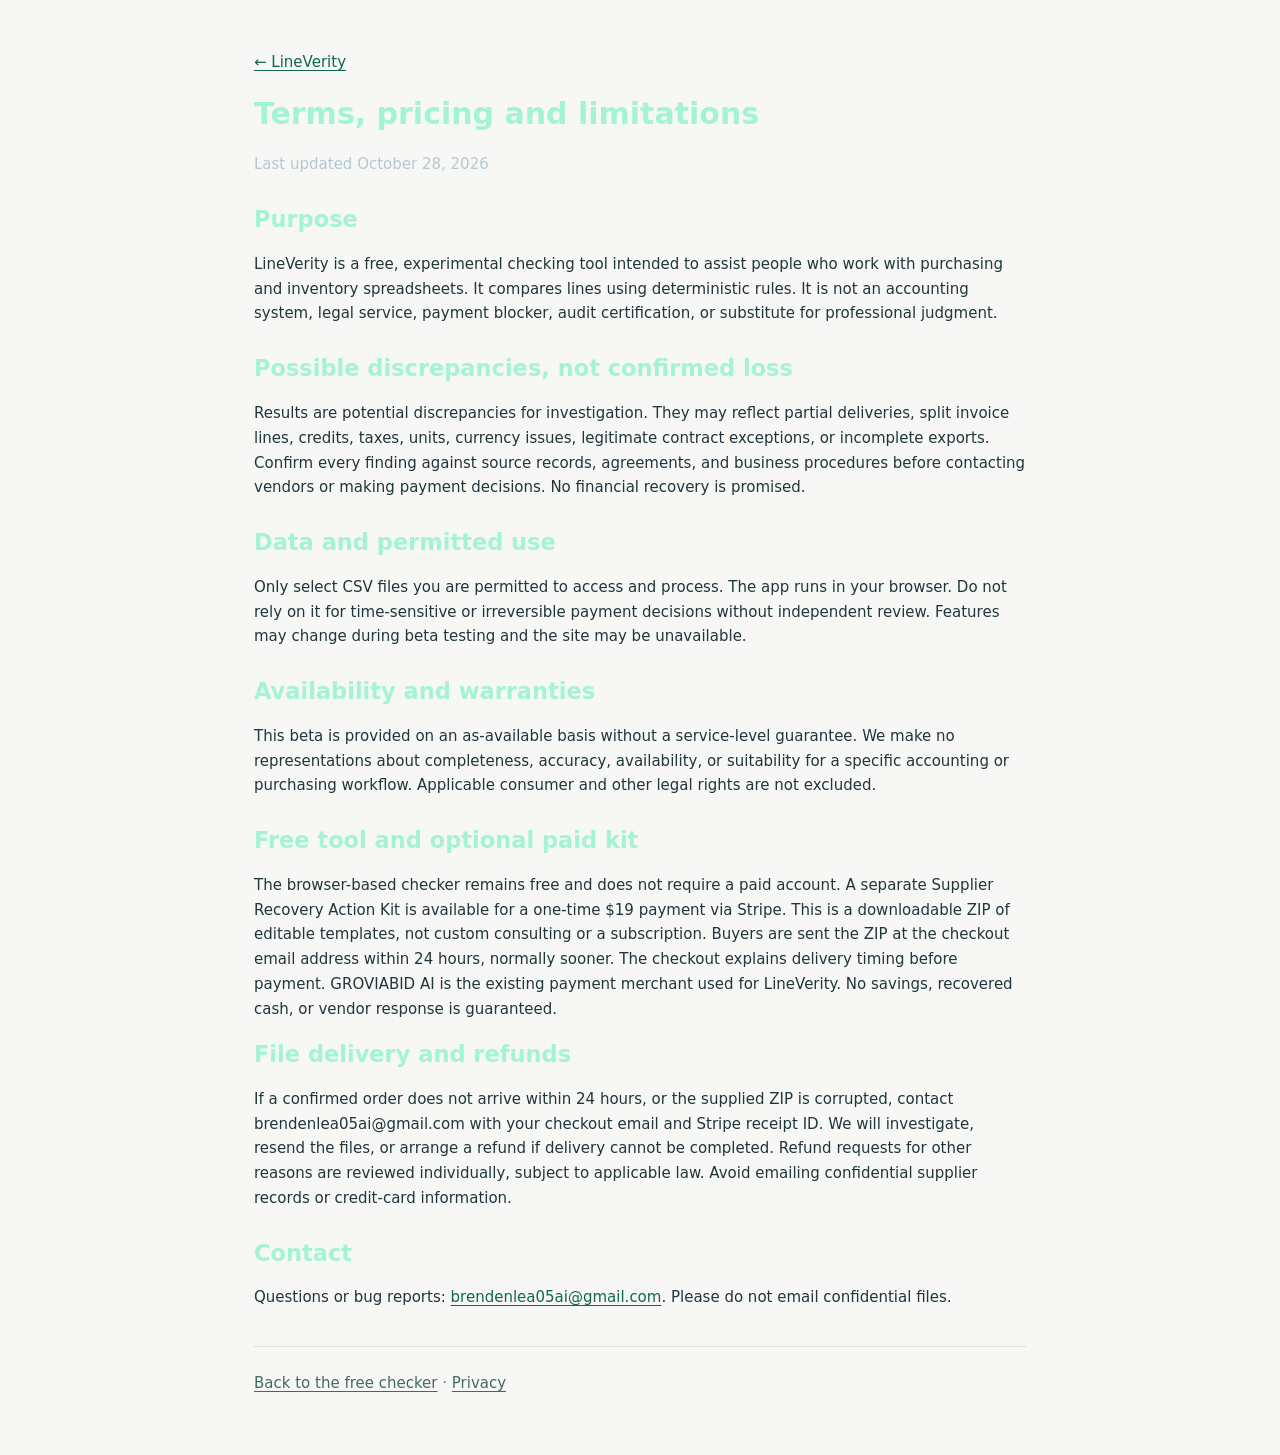
<file: terms.html>
<!doctype html><html lang="en"><head><meta charset="utf-8"><meta name="viewport" content="width=device-width,initial-scale=1"><meta name="description" content="LineVerity free beta usage information and limitations."><title>Beta terms and limitations — LineVerity</title><link rel="icon" href="/favicon.svg"><style>body{background:#081523;color:#e8f4f9;font:16px/1.75 system-ui,sans-serif;max-width:820px;margin:auto;padding:35px 24px}h1,h2{line-height:1.25;color:#a4f4d2}a{color:#9df5d3}.sub{color:#b4c7d5}section{margin:28px 0}footer{border-top:1px solid #28415b;padding:24px 0;margin-top:36px}</style><link rel="stylesheet" href="/brand.css"></head><body><p><a href="/">← LineVerity</a></p><h1>Terms, pricing and limitations</h1><p class="sub">Last updated October 28, 2026</p><section><h2>Purpose</h2><p>LineVerity is a free, experimental checking tool intended to assist people who work with purchasing and inventory spreadsheets. It compares lines using deterministic rules. It is not an accounting system, legal service, payment blocker, audit certification, or substitute for professional judgment.</p></section><section><h2>Possible discrepancies, not confirmed loss</h2><p>Results are potential discrepancies for investigation. They may reflect partial deliveries, split invoice lines, credits, taxes, units, currency issues, legitimate contract exceptions, or incomplete exports. Confirm every finding against source records, agreements, and business procedures before contacting vendors or making payment decisions. No financial recovery is promised.</p></section><section><h2>Data and permitted use</h2><p>Only select CSV files you are permitted to access and process. The app runs in your browser. Do not rely on it for time-sensitive or irreversible payment decisions without independent review. Features may change during beta testing and the site may be unavailable.</p></section><section><h2>Availability and warranties</h2><p>This beta is provided on an as-available basis without a service-level guarantee. We make no representations about completeness, accuracy, availability, or suitability for a specific accounting or purchasing workflow. Applicable consumer and other legal rights are not excluded.</p></section><section><h2>Free tool and optional paid kit</h2><p>The browser-based checker remains free and does not require a paid account. A separate Supplier Recovery Action Kit is available for a one-time $19 payment via Stripe. This is a downloadable ZIP of editable templates, not custom consulting or a subscription. Buyers are sent the ZIP at the checkout email address within 24 hours, normally sooner. The checkout explains delivery timing before payment. GROVIABID AI is the existing payment merchant used for LineVerity. No savings, recovered cash, or vendor response is guaranteed.</p><h2>File delivery and refunds</h2><p>If a confirmed order does not arrive within 24 hours, or the supplied ZIP is corrupted, contact brendenlea05ai@gmail.com with your checkout email and Stripe receipt ID. We will investigate, resend the files, or arrange a refund if delivery cannot be completed. Refund requests for other reasons are reviewed individually, subject to applicable law. Avoid emailing confidential supplier records or credit-card information.</p></section><section><h2>Contact</h2><p>Questions or bug reports: <a href="mailto:brendenlea05ai@gmail.com?subject=LineVerity%20feedback">brendenlea05ai@gmail.com</a>. Please do not email confidential files.</p></section><footer><a href="/">Back to the free checker</a> · <a href="/privacy.html">Privacy</a></footer></body></html>
</file>
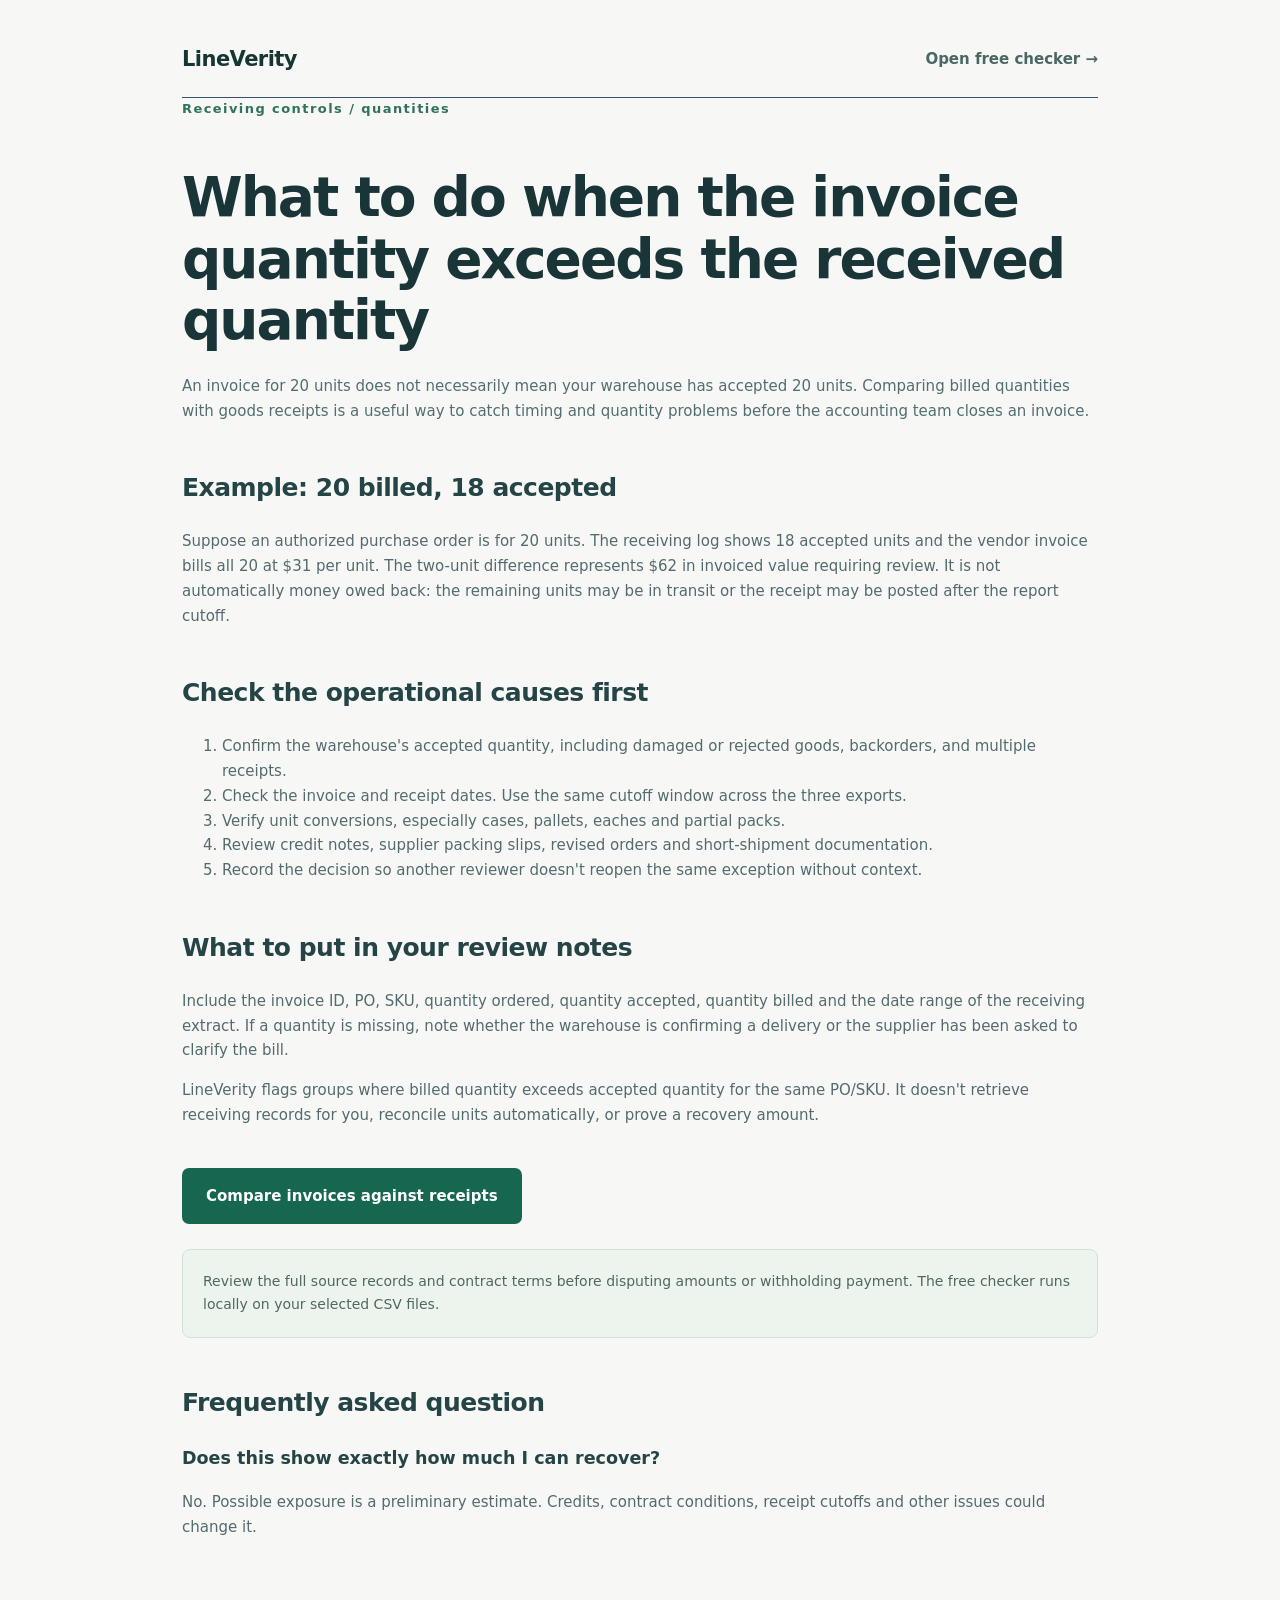
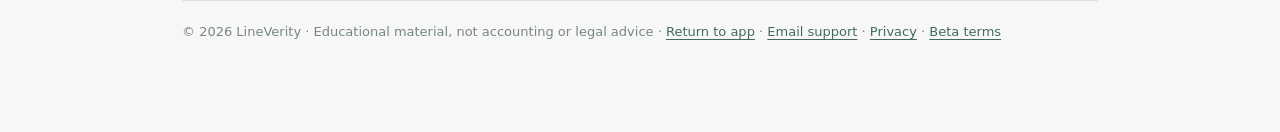
<file: guides/billed-vs-received.html>
<!doctype html><html lang="en"><head><meta charset="utf-8"><meta name="viewport" content="width=device-width,initial-scale=1"><meta name="robots" content="index,follow"><link rel="canonical" href="https://earnest-sprite-f58253.netlify.app/guides/billed-vs-received.html"><title>Billed versus received quantity: identify mismatches | LineVerity</title><meta name="description" content="A quantity mismatch occurs when a supplier bills for more units than your goods-receipt records show as accepted. It may indicate an early invoice, missing"><style>body{margin:0;background:#081523;color:#eef5fc;font:16px/1.7 system-ui,-apple-system,sans-serif}a{color:#9df5d3}main{max-width:800px;margin:0 auto;padding:24px 28px 90px}nav{display:flex;justify-content:space-between;gap:16px;align-items:center;padding:20px 0;border-bottom:1px solid #385369}.brand{font-weight:800;font-size:21px;text-decoration:none;color:#eef5fc}h1{font-size:clamp(36px,5.5vw,55px);line-height:1.13;letter-spacing:-1.8px;margin:48px 0 22px}h2{margin-top:44px;letter-spacing:-.7px;font-size:25px}p{color:#c1d0dc}.eyebrow{font-size:13px;color:#9df5d3}.cta{background:#9df5d3;padding:16px 24px;display:inline-block;color:#07312b;border-radius:9px;text-decoration:none;font-weight:800;margin:25px 0}.note{border:1px solid #436174;padding:20px;background:#12263b;border-radius:10px;font-size:14px;color:#c5d4df}.note p{margin:0}footer{border-top:1px solid #385369;margin-top:60px;padding-top:20px;font-size:13px;color:#99abba}</style><link rel="stylesheet" href="/brand.css"><script type="application/ld+json">{"@context": "https://schema.org", "@type": "TechArticle", "headline": "Billed versus received quantity: identify mismatches", "description": "A quantity mismatch occurs when a supplier bills for more units than your goods-receipt records show as accepted. It may indicate an early invoice, missing receipt entry or genuine discrepancy.", "about": "billed versus received quantity checker", "author": {"@type": "Organization", "name": "LineVerity"}}</script><script type="application/ld+json">{"@context": "https://schema.org", "@type": "FAQPage", "mainEntity": [{"@type": "Question", "name": "Does this show exactly how much I can recover?", "acceptedAnswer": {"@type": "Answer", "text": "No. Possible exposure is a preliminary estimate. Credits, contract conditions, receipt cutoffs and other issues could change it."}}]}</script></head><body><main><nav><a class="brand" href="/">LineVerity</a><a href="/#app">Open free checker →</a></nav><div class="eyebrow">Receiving controls / quantities</div><h1>What to do when the invoice quantity exceeds the received quantity</h1><p class="lead">An invoice for 20 units does not necessarily mean your warehouse has accepted 20 units. Comparing billed quantities with goods receipts is a useful way to catch timing and quantity problems before the accounting team closes an invoice.</p><h2>Example: 20 billed, 18 accepted</h2><p>Suppose an authorized purchase order is for 20 units. The receiving log shows 18 accepted units and the vendor invoice bills all 20 at $31 per unit. The two-unit difference represents $62 in invoiced value requiring review. It is not automatically money owed back: the remaining units may be in transit or the receipt may be posted after the report cutoff.</p><h2>Check the operational causes first</h2><ol><li>Confirm the warehouse's accepted quantity, including damaged or rejected goods, backorders, and multiple receipts.</li><li>Check the invoice and receipt dates. Use the same cutoff window across the three exports.</li><li>Verify unit conversions, especially cases, pallets, eaches and partial packs.</li><li>Review credit notes, supplier packing slips, revised orders and short-shipment documentation.</li><li>Record the decision so another reviewer doesn't reopen the same exception without context.</li></ol><h2>What to put in your review notes</h2><p>Include the invoice ID, PO, SKU, quantity ordered, quantity accepted, quantity billed and the date range of the receiving extract. If a quantity is missing, note whether the warehouse is confirming a delivery or the supplier has been asked to clarify the bill.</p><p>LineVerity flags groups where billed quantity exceeds accepted quantity for the same PO/SKU. It doesn't retrieve receiving records for you, reconcile units automatically, or prove a recovery amount.</p><a class="cta" href="/#app">Compare invoices against receipts</a><div class="note"><p>Review the full source records and contract terms before disputing amounts or withholding payment. The free checker runs locally on your selected CSV files.</p></div><h2>Frequently asked question</h2><h3>Does this show exactly how much I can recover?</h3><p>No. Possible exposure is a preliminary estimate. Credits, contract conditions, receipt cutoffs and other issues could change it.</p><footer>© 2026 LineVerity · Educational material, not accounting or legal advice · <a href="/">Return to app</a> · <a href="mailto:brendenlea05ai@gmail.com?subject=LineVerity%20support">Email support</a> · <a href="/privacy.html">Privacy</a> · <a href="/terms.html">Beta terms</a></footer></main></body></html>
</file>
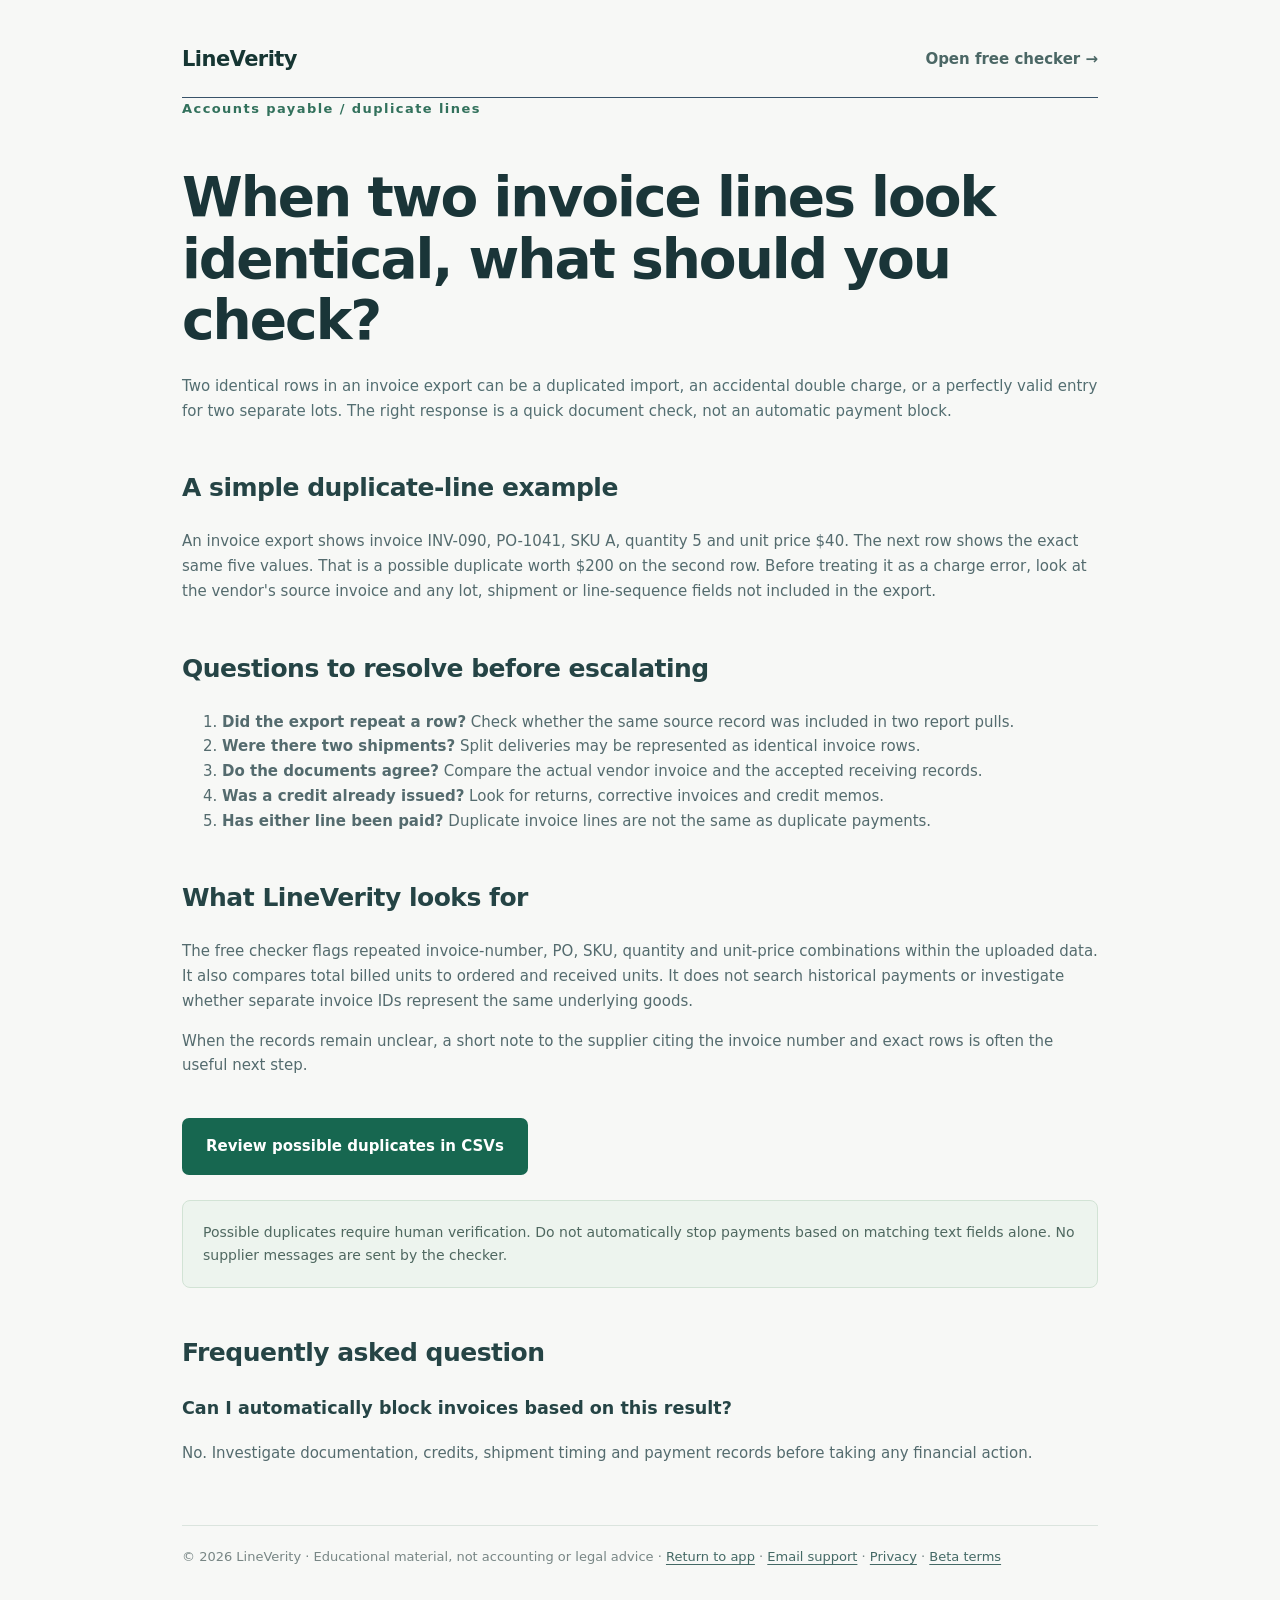
<file: guides/duplicate-invoice-lines.html>
<!doctype html><html lang="en"><head><meta charset="utf-8"><meta name="viewport" content="width=device-width,initial-scale=1"><meta name="robots" content="index,follow"><link rel="canonical" href="https://earnest-sprite-f58253.netlify.app/guides/duplicate-invoice-lines.html"><title>Duplicate invoice lines: detect possible double billing | LineVerity</title><meta name="description" content="Duplicate invoice lines can result in accidental double counting when the same invoice line is imported or submitted twice. Identical rows deserve review, "><style>body{margin:0;background:#081523;color:#eef5fc;font:16px/1.7 system-ui,-apple-system,sans-serif}a{color:#9df5d3}main{max-width:800px;margin:0 auto;padding:24px 28px 90px}nav{display:flex;justify-content:space-between;gap:16px;align-items:center;padding:20px 0;border-bottom:1px solid #385369}.brand{font-weight:800;font-size:21px;text-decoration:none;color:#eef5fc}h1{font-size:clamp(36px,5.5vw,55px);line-height:1.13;letter-spacing:-1.8px;margin:48px 0 22px}h2{margin-top:44px;letter-spacing:-.7px;font-size:25px}p{color:#c1d0dc}.eyebrow{font-size:13px;color:#9df5d3}.cta{background:#9df5d3;padding:16px 24px;display:inline-block;color:#07312b;border-radius:9px;text-decoration:none;font-weight:800;margin:25px 0}.note{border:1px solid #436174;padding:20px;background:#12263b;border-radius:10px;font-size:14px;color:#c5d4df}.note p{margin:0}footer{border-top:1px solid #385369;margin-top:60px;padding-top:20px;font-size:13px;color:#99abba}</style><link rel="stylesheet" href="/brand.css"><script type="application/ld+json">{"@context": "https://schema.org", "@type": "TechArticle", "headline": "Duplicate invoice lines: detect possible double billing", "description": "Duplicate invoice lines can result in accidental double counting when the same invoice line is imported or submitted twice. Identical rows deserve review, but are not automatically fraudulent or incorrect.", "about": "duplicate invoice line checker", "author": {"@type": "Organization", "name": "LineVerity"}}</script><script type="application/ld+json">{"@context": "https://schema.org", "@type": "FAQPage", "mainEntity": [{"@type": "Question", "name": "Can I automatically block invoices based on this result?", "acceptedAnswer": {"@type": "Answer", "text": "No. Investigate documentation, credits, shipment timing and payment records before taking any financial action."}}]}</script></head><body><main><nav><a class="brand" href="/">LineVerity</a><a href="/#app">Open free checker →</a></nav><div class="eyebrow">Accounts payable / duplicate lines</div><h1>When two invoice lines look identical, what should you check?</h1><p class="lead">Two identical rows in an invoice export can be a duplicated import, an accidental double charge, or a perfectly valid entry for two separate lots. The right response is a quick document check, not an automatic payment block.</p><h2>A simple duplicate-line example</h2><p>An invoice export shows invoice INV-090, PO-1041, SKU A, quantity 5 and unit price $40. The next row shows the exact same five values. That is a possible duplicate worth $200 on the second row. Before treating it as a charge error, look at the vendor's source invoice and any lot, shipment or line-sequence fields not included in the export.</p><h2>Questions to resolve before escalating</h2><ol><li><strong>Did the export repeat a row?</strong> Check whether the same source record was included in two report pulls.</li><li><strong>Were there two shipments?</strong> Split deliveries may be represented as identical invoice rows.</li><li><strong>Do the documents agree?</strong> Compare the actual vendor invoice and the accepted receiving records.</li><li><strong>Was a credit already issued?</strong> Look for returns, corrective invoices and credit memos.</li><li><strong>Has either line been paid?</strong> Duplicate invoice lines are not the same as duplicate payments.</li></ol><h2>What LineVerity looks for</h2><p>The free checker flags repeated invoice-number, PO, SKU, quantity and unit-price combinations within the uploaded data. It also compares total billed units to ordered and received units. It does not search historical payments or investigate whether separate invoice IDs represent the same underlying goods.</p><p>When the records remain unclear, a short note to the supplier citing the invoice number and exact rows is often the useful next step.</p><a class="cta" href="/#app">Review possible duplicates in CSVs</a><div class="note"><p>Possible duplicates require human verification. Do not automatically stop payments based on matching text fields alone. No supplier messages are sent by the checker.</p></div><h2>Frequently asked question</h2><h3>Can I automatically block invoices based on this result?</h3><p>No. Investigate documentation, credits, shipment timing and payment records before taking any financial action.</p><footer>© 2026 LineVerity · Educational material, not accounting or legal advice · <a href="/">Return to app</a> · <a href="mailto:brendenlea05ai@gmail.com?subject=LineVerity%20support">Email support</a> · <a href="/privacy.html">Privacy</a> · <a href="/terms.html">Beta terms</a></footer></main></body></html>
</file>
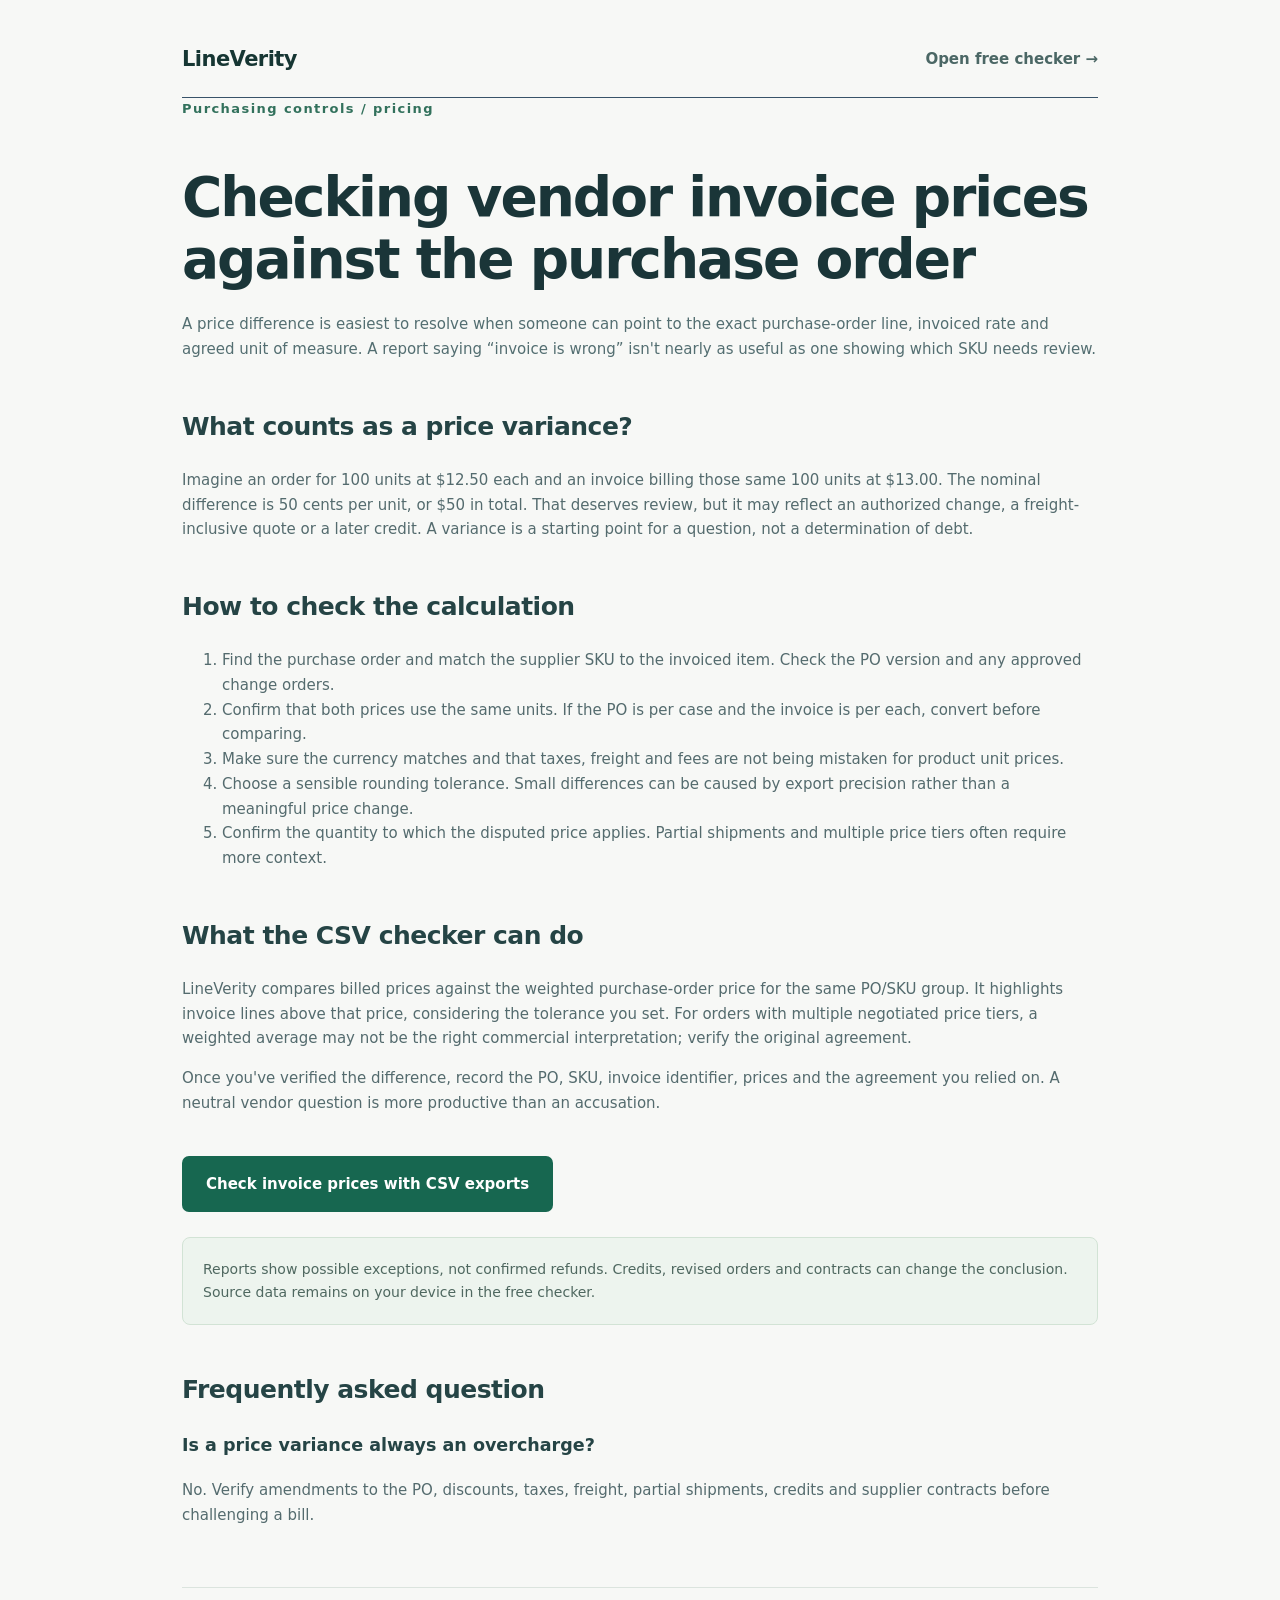
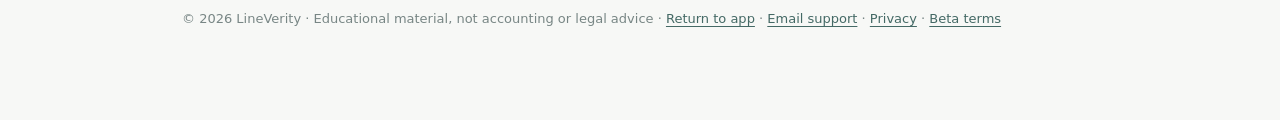
<file: guides/invoice-price-variance.html>
<!doctype html><html lang="en"><head><meta charset="utf-8"><meta name="viewport" content="width=device-width,initial-scale=1"><meta name="robots" content="index,follow"><link rel="canonical" href="https://earnest-sprite-f58253.netlify.app/guides/invoice-price-variance.html"><title>Supplier invoice price variance: how to check it | LineVerity</title><meta name="description" content="A price variance appears when the billed price per unit differs from the rate authorized on a purchase order or contract. Even small differences can matter"><style>body{margin:0;background:#081523;color:#eef5fc;font:16px/1.7 system-ui,-apple-system,sans-serif}a{color:#9df5d3}main{max-width:800px;margin:0 auto;padding:24px 28px 90px}nav{display:flex;justify-content:space-between;gap:16px;align-items:center;padding:20px 0;border-bottom:1px solid #385369}.brand{font-weight:800;font-size:21px;text-decoration:none;color:#eef5fc}h1{font-size:clamp(36px,5.5vw,55px);line-height:1.13;letter-spacing:-1.8px;margin:48px 0 22px}h2{margin-top:44px;letter-spacing:-.7px;font-size:25px}p{color:#c1d0dc}.eyebrow{font-size:13px;color:#9df5d3}.cta{background:#9df5d3;padding:16px 24px;display:inline-block;color:#07312b;border-radius:9px;text-decoration:none;font-weight:800;margin:25px 0}.note{border:1px solid #436174;padding:20px;background:#12263b;border-radius:10px;font-size:14px;color:#c5d4df}.note p{margin:0}footer{border-top:1px solid #385369;margin-top:60px;padding-top:20px;font-size:13px;color:#99abba}</style><link rel="stylesheet" href="/brand.css"><script type="application/ld+json">{"@context": "https://schema.org", "@type": "TechArticle", "headline": "Supplier invoice price variance: how to check it", "description": "A price variance appears when the billed price per unit differs from the rate authorized on a purchase order or contract. Even small differences can matter on repeated wholesale purchases.", "about": "invoice price variance checker", "author": {"@type": "Organization", "name": "LineVerity"}}</script><script type="application/ld+json">{"@context": "https://schema.org", "@type": "FAQPage", "mainEntity": [{"@type": "Question", "name": "Is a price variance always an overcharge?", "acceptedAnswer": {"@type": "Answer", "text": "No. Verify amendments to the PO, discounts, taxes, freight, partial shipments, credits and supplier contracts before challenging a bill."}}]}</script></head><body><main><nav><a class="brand" href="/">LineVerity</a><a href="/#app">Open free checker →</a></nav><div class="eyebrow">Purchasing controls / pricing</div><h1>Checking vendor invoice prices against the purchase order</h1><p class="lead">A price difference is easiest to resolve when someone can point to the exact purchase-order line, invoiced rate and agreed unit of measure. A report saying “invoice is wrong” isn't nearly as useful as one showing which SKU needs review.</p><h2>What counts as a price variance?</h2><p>Imagine an order for 100 units at $12.50 each and an invoice billing those same 100 units at $13.00. The nominal difference is 50 cents per unit, or $50 in total. That deserves review, but it may reflect an authorized change, a freight-inclusive quote or a later credit. A variance is a starting point for a question, not a determination of debt.</p><h2>How to check the calculation</h2><ol><li>Find the purchase order and match the supplier SKU to the invoiced item. Check the PO version and any approved change orders.</li><li>Confirm that both prices use the same units. If the PO is per case and the invoice is per each, convert before comparing.</li><li>Make sure the currency matches and that taxes, freight and fees are not being mistaken for product unit prices.</li><li>Choose a sensible rounding tolerance. Small differences can be caused by export precision rather than a meaningful price change.</li><li>Confirm the quantity to which the disputed price applies. Partial shipments and multiple price tiers often require more context.</li></ol><h2>What the CSV checker can do</h2><p>LineVerity compares billed prices against the weighted purchase-order price for the same PO/SKU group. It highlights invoice lines above that price, considering the tolerance you set. For orders with multiple negotiated price tiers, a weighted average may not be the right commercial interpretation; verify the original agreement.</p><p>Once you've verified the difference, record the PO, SKU, invoice identifier, prices and the agreement you relied on. A neutral vendor question is more productive than an accusation.</p><a class="cta" href="/#app">Check invoice prices with CSV exports</a><div class="note"><p>Reports show possible exceptions, not confirmed refunds. Credits, revised orders and contracts can change the conclusion. Source data remains on your device in the free checker.</p></div><h2>Frequently asked question</h2><h3>Is a price variance always an overcharge?</h3><p>No. Verify amendments to the PO, discounts, taxes, freight, partial shipments, credits and supplier contracts before challenging a bill.</p><footer>© 2026 LineVerity · Educational material, not accounting or legal advice · <a href="/">Return to app</a> · <a href="mailto:brendenlea05ai@gmail.com?subject=LineVerity%20support">Email support</a> · <a href="/privacy.html">Privacy</a> · <a href="/terms.html">Beta terms</a></footer></main></body></html>
</file>
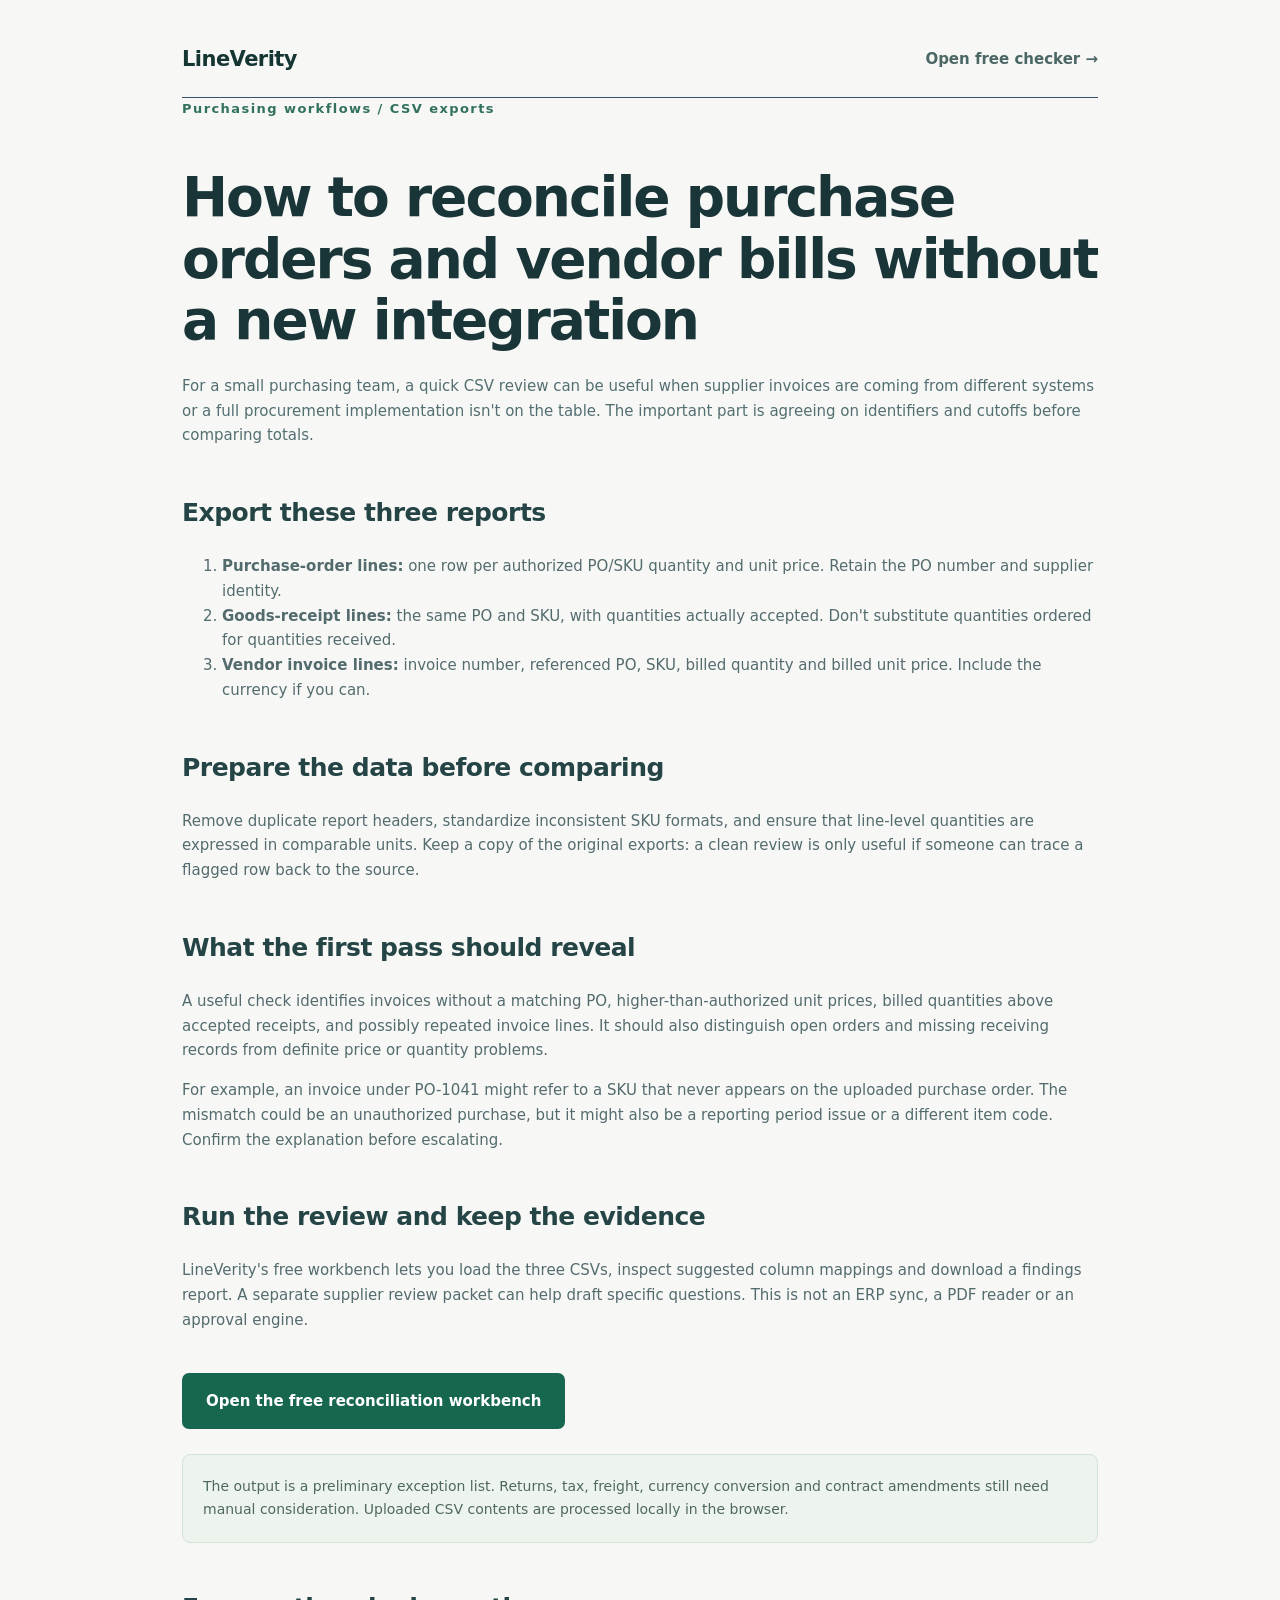
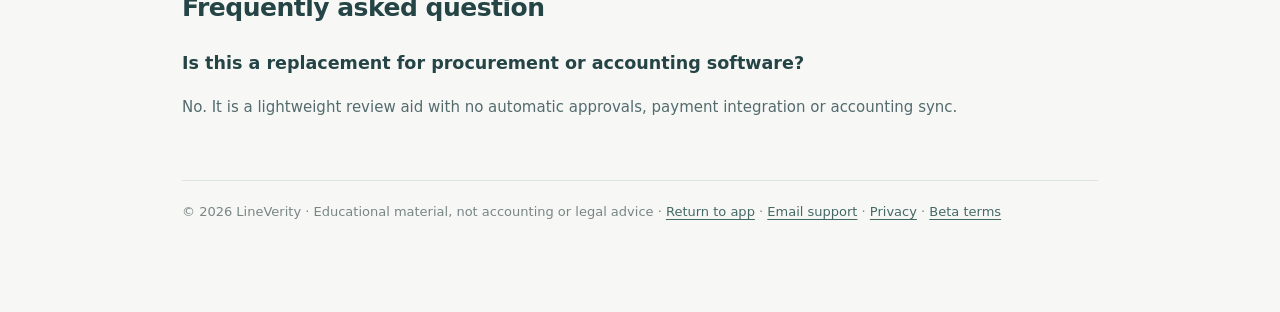
<file: guides/purchase-order-reconciliation.html>
<!doctype html><html lang="en"><head><meta charset="utf-8"><meta name="viewport" content="width=device-width,initial-scale=1"><meta name="robots" content="index,follow"><link rel="canonical" href="https://earnest-sprite-f58253.netlify.app/guides/purchase-order-reconciliation.html"><title>Reconcile purchase orders to vendor bills in CSV | LineVerity</title><meta name="description" content="You do not necessarily need to connect your ERP to run an initial review of supplier invoice discrepancies. Exporting CSV files can provide a useful first-"><style>body{margin:0;background:#081523;color:#eef5fc;font:16px/1.7 system-ui,-apple-system,sans-serif}a{color:#9df5d3}main{max-width:800px;margin:0 auto;padding:24px 28px 90px}nav{display:flex;justify-content:space-between;gap:16px;align-items:center;padding:20px 0;border-bottom:1px solid #385369}.brand{font-weight:800;font-size:21px;text-decoration:none;color:#eef5fc}h1{font-size:clamp(36px,5.5vw,55px);line-height:1.13;letter-spacing:-1.8px;margin:48px 0 22px}h2{margin-top:44px;letter-spacing:-.7px;font-size:25px}p{color:#c1d0dc}.eyebrow{font-size:13px;color:#9df5d3}.cta{background:#9df5d3;padding:16px 24px;display:inline-block;color:#07312b;border-radius:9px;text-decoration:none;font-weight:800;margin:25px 0}.note{border:1px solid #436174;padding:20px;background:#12263b;border-radius:10px;font-size:14px;color:#c5d4df}.note p{margin:0}footer{border-top:1px solid #385369;margin-top:60px;padding-top:20px;font-size:13px;color:#99abba}</style><link rel="stylesheet" href="/brand.css"><script type="application/ld+json">{"@context": "https://schema.org", "@type": "TechArticle", "headline": "Reconcile purchase orders to vendor bills in CSV", "description": "You do not necessarily need to connect your ERP to run an initial review of supplier invoice discrepancies. Exporting CSV files can provide a useful first-pass check.", "about": "purchase order invoice reconciliation csv", "author": {"@type": "Organization", "name": "LineVerity"}}</script><script type="application/ld+json">{"@context": "https://schema.org", "@type": "FAQPage", "mainEntity": [{"@type": "Question", "name": "Is this a replacement for procurement or accounting software?", "acceptedAnswer": {"@type": "Answer", "text": "No. It is a lightweight review aid with no automatic approvals, payment integration or accounting sync."}}]}</script></head><body><main><nav><a class="brand" href="/">LineVerity</a><a href="/#app">Open free checker →</a></nav><div class="eyebrow">Purchasing workflows / CSV exports</div><h1>How to reconcile purchase orders and vendor bills without a new integration</h1><p class="lead">For a small purchasing team, a quick CSV review can be useful when supplier invoices are coming from different systems or a full procurement implementation isn't on the table. The important part is agreeing on identifiers and cutoffs before comparing totals.</p><h2>Export these three reports</h2><ol><li><strong>Purchase-order lines:</strong> one row per authorized PO/SKU quantity and unit price. Retain the PO number and supplier identity.</li><li><strong>Goods-receipt lines:</strong> the same PO and SKU, with quantities actually accepted. Don't substitute quantities ordered for quantities received.</li><li><strong>Vendor invoice lines:</strong> invoice number, referenced PO, SKU, billed quantity and billed unit price. Include the currency if you can.</li></ol><h2>Prepare the data before comparing</h2><p>Remove duplicate report headers, standardize inconsistent SKU formats, and ensure that line-level quantities are expressed in comparable units. Keep a copy of the original exports: a clean review is only useful if someone can trace a flagged row back to the source.</p><h2>What the first pass should reveal</h2><p>A useful check identifies invoices without a matching PO, higher-than-authorized unit prices, billed quantities above accepted receipts, and possibly repeated invoice lines. It should also distinguish open orders and missing receiving records from definite price or quantity problems.</p><p>For example, an invoice under PO-1041 might refer to a SKU that never appears on the uploaded purchase order. The mismatch could be an unauthorized purchase, but it might also be a reporting period issue or a different item code. Confirm the explanation before escalating.</p><h2>Run the review and keep the evidence</h2><p>LineVerity's free workbench lets you load the three CSVs, inspect suggested column mappings and download a findings report. A separate supplier review packet can help draft specific questions. This is not an ERP sync, a PDF reader or an approval engine.</p><a class="cta" href="/#app">Open the free reconciliation workbench</a><div class="note"><p>The output is a preliminary exception list. Returns, tax, freight, currency conversion and contract amendments still need manual consideration. Uploaded CSV contents are processed locally in the browser.</p></div><h2>Frequently asked question</h2><h3>Is this a replacement for procurement or accounting software?</h3><p>No. It is a lightweight review aid with no automatic approvals, payment integration or accounting sync.</p><footer>© 2026 LineVerity · Educational material, not accounting or legal advice · <a href="/">Return to app</a> · <a href="mailto:brendenlea05ai@gmail.com?subject=LineVerity%20support">Email support</a> · <a href="/privacy.html">Privacy</a> · <a href="/terms.html">Beta terms</a></footer></main></body></html>
</file>
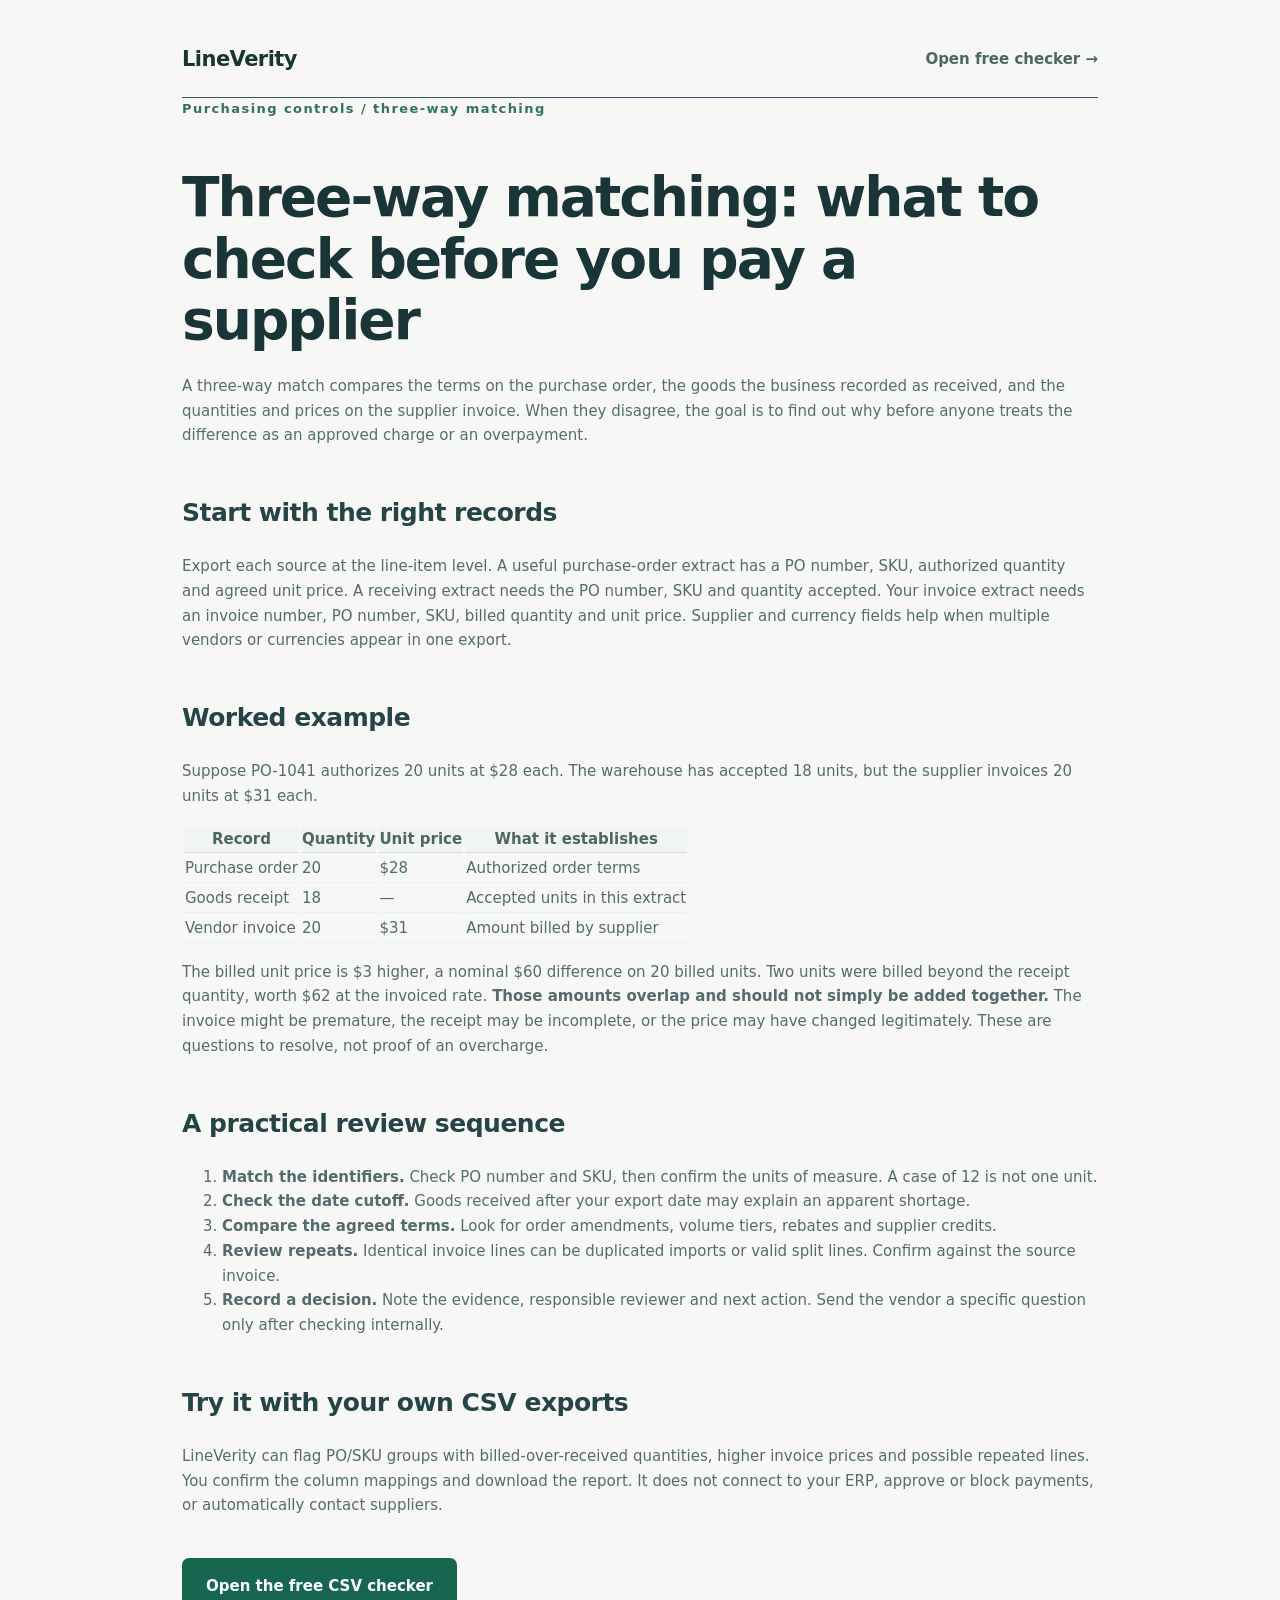
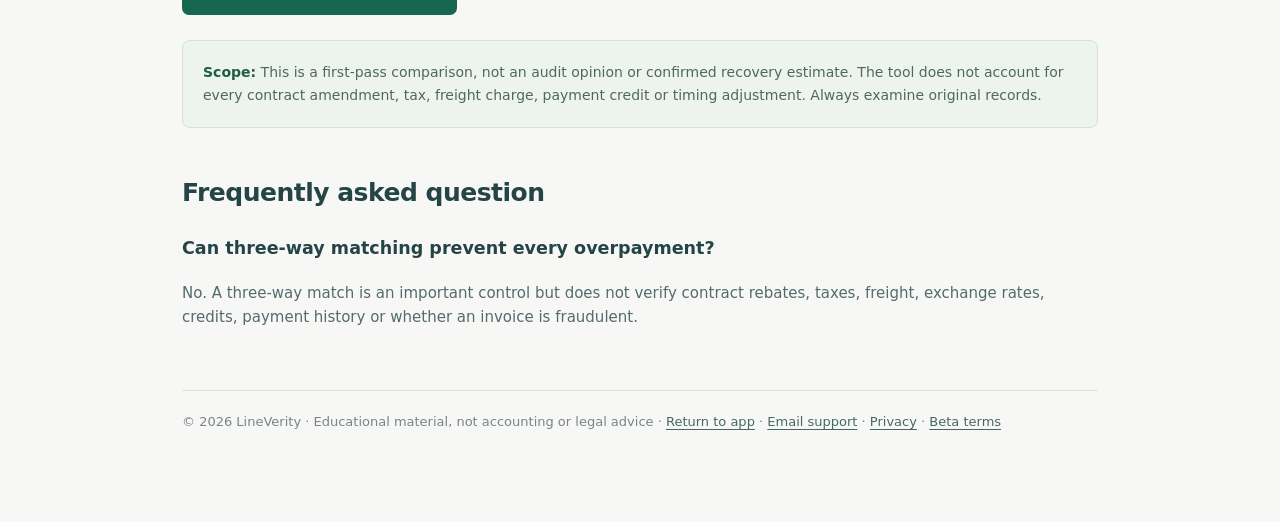
<file: guides/three-way-match.html>
<!doctype html><html lang="en"><head><meta charset="utf-8"><meta name="viewport" content="width=device-width,initial-scale=1"><meta name="robots" content="index,follow"><link rel="canonical" href="https://earnest-sprite-f58253.netlify.app/guides/three-way-match.html"><title>Three-way matching for supplier invoices: practical guide | LineVerity</title><meta name="description" content="Three-way matching checks whether the quantities and prices agreed on a purchase order correspond to goods accepted and the supplier invoice."><style>body{margin:0;background:#081523;color:#eef5fc;font:16px/1.7 system-ui,-apple-system,sans-serif}a{color:#9df5d3}main{max-width:800px;margin:0 auto;padding:24px 28px 90px}nav{display:flex;justify-content:space-between;gap:16px;align-items:center;padding:20px 0;border-bottom:1px solid #385369}.brand{font-weight:800;font-size:21px;text-decoration:none;color:#eef5fc}h1{font-size:clamp(36px,5.5vw,55px);line-height:1.13;letter-spacing:-1.8px;margin:48px 0 22px}h2{margin-top:44px;letter-spacing:-.7px;font-size:25px}p{color:#c1d0dc}.eyebrow{font-size:13px;color:#9df5d3}.cta{background:#9df5d3;padding:16px 24px;display:inline-block;color:#07312b;border-radius:9px;text-decoration:none;font-weight:800;margin:25px 0}.note{border:1px solid #436174;padding:20px;background:#12263b;border-radius:10px;font-size:14px;color:#c5d4df}.note p{margin:0}footer{border-top:1px solid #385369;margin-top:60px;padding-top:20px;font-size:13px;color:#99abba}</style><link rel="stylesheet" href="/brand.css"><script type="application/ld+json">{"@context": "https://schema.org", "@type": "TechArticle", "headline": "Three-way matching for supplier invoices: practical guide", "description": "Three-way matching checks whether the quantities and prices agreed on a purchase order correspond to goods accepted and the supplier invoice.", "about": "three-way invoice match", "author": {"@type": "Organization", "name": "LineVerity"}}</script><script type="application/ld+json">{"@context": "https://schema.org", "@type": "FAQPage", "mainEntity": [{"@type": "Question", "name": "Can three-way matching prevent every overpayment?", "acceptedAnswer": {"@type": "Answer", "text": "No. A three-way match is an important control but does not verify contract rebates, taxes, freight, exchange rates, credits, payment history or whether an invoice is fraudulent."}}]}</script></head><body><main><nav><a class="brand" href="/">LineVerity</a><a href="/#app">Open free checker →</a></nav><div class="eyebrow">Purchasing controls / three-way matching</div><h1>Three-way matching: what to check before you pay a supplier</h1><p class="lead">A three-way match compares the terms on the purchase order, the goods the business recorded as received, and the quantities and prices on the supplier invoice. When they disagree, the goal is to find out why before anyone treats the difference as an approved charge or an overpayment.</p><h2>Start with the right records</h2><p>Export each source at the line-item level. A useful purchase-order extract has a PO number, SKU, authorized quantity and agreed unit price. A receiving extract needs the PO number, SKU and quantity accepted. Your invoice extract needs an invoice number, PO number, SKU, billed quantity and unit price. Supplier and currency fields help when multiple vendors or currencies appear in one export.</p><h2>Worked example</h2><p>Suppose PO-1041 authorizes 20 units at $28 each. The warehouse has accepted 18 units, but the supplier invoices 20 units at $31 each.</p><table><thead><tr><th>Record</th><th>Quantity</th><th>Unit price</th><th>What it establishes</th></tr></thead><tbody><tr><td>Purchase order</td><td>20</td><td>$28</td><td>Authorized order terms</td></tr><tr><td>Goods receipt</td><td>18</td><td>—</td><td>Accepted units in this extract</td></tr><tr><td>Vendor invoice</td><td>20</td><td>$31</td><td>Amount billed by supplier</td></tr></tbody></table><p>The billed unit price is $3 higher, a nominal $60 difference on 20 billed units. Two units were billed beyond the receipt quantity, worth $62 at the invoiced rate. <strong>Those amounts overlap and should not simply be added together.</strong> The invoice might be premature, the receipt may be incomplete, or the price may have changed legitimately. These are questions to resolve, not proof of an overcharge.</p><h2>A practical review sequence</h2><ol><li><strong>Match the identifiers.</strong> Check PO number and SKU, then confirm the units of measure. A case of 12 is not one unit.</li><li><strong>Check the date cutoff.</strong> Goods received after your export date may explain an apparent shortage.</li><li><strong>Compare the agreed terms.</strong> Look for order amendments, volume tiers, rebates and supplier credits.</li><li><strong>Review repeats.</strong> Identical invoice lines can be duplicated imports or valid split lines. Confirm against the source invoice.</li><li><strong>Record a decision.</strong> Note the evidence, responsible reviewer and next action. Send the vendor a specific question only after checking internally.</li></ol><h2>Try it with your own CSV exports</h2><p>LineVerity can flag PO/SKU groups with billed-over-received quantities, higher invoice prices and possible repeated lines. You confirm the column mappings and download the report. It does not connect to your ERP, approve or block payments, or automatically contact suppliers.</p><a class="cta" href="/#app">Open the free CSV checker</a><div class="note"><p><strong>Scope:</strong> This is a first-pass comparison, not an audit opinion or confirmed recovery estimate. The tool does not account for every contract amendment, tax, freight charge, payment credit or timing adjustment. Always examine original records.</p></div><h2>Frequently asked question</h2><h3>Can three-way matching prevent every overpayment?</h3><p>No. A three-way match is an important control but does not verify contract rebates, taxes, freight, exchange rates, credits, payment history or whether an invoice is fraudulent.</p><footer>© 2026 LineVerity · Educational material, not accounting or legal advice · <a href="/">Return to app</a> · <a href="mailto:brendenlea05ai@gmail.com?subject=LineVerity%20support">Email support</a> · <a href="/privacy.html">Privacy</a> · <a href="/terms.html">Beta terms</a></footer></main></body></html>
</file>
<file: brand.css>
/* LineVerity visual system. Plain-language financial operations software. */
:root{color-scheme:light;--bg:#f7f8f6;--panel:#ffffff;--panel2:#f0f4f0;--line:#dbe3df;--white:#20363c;--muted:#607276;--mint:#146b56;--blue:#225b77;--orange:#915c22;--red:#9c453f;--shadow:0 16px 52px rgba(35,56,55,.075)}
*,*:before,*:after{box-sizing:border-box}
html{scroll-behavior:smooth}
body{background:#f7f8f6;color:#20363c;font:15px/1.65 system-ui,-apple-system,BlinkMacSystemFont,"Segoe UI",Arial,sans-serif}
a{color:#11664e;text-underline-offset:3px}
a:hover{color:#0e493a}a:focus-visible,button:focus-visible,input:focus-visible,select:focus-visible{outline:3px solid #7caa9a;outline-offset:3px}
header{border-color:#e0e6e1}
.brand{color:#163633;letter-spacing:-.55px;font-weight:760}
.mark{border-radius:7px;background:#164e43;color:white;font-size:21px}
.nav a{color:#435c60;font-size:13px;font-weight:600}
.nav a:hover{color:#146b56}
.tag{background:#eaf2ed;border:1px solid #c8dbd0;border-radius:4px;color:#245b4b;font-size:11px;letter-spacing:.035em}
.dot{background:#31755d}
.hero{padding:66px 0 43px;max-width:900px}
.hero h1{font-size:clamp(38px,5.7vw,67px);line-height:1.12;font-weight:770;letter-spacing:-2.5px;margin:20px 0 20px;color:#1c3537;max-width:860px}
.hero h1 span{color:#146b56}
.hero p{color:#52676b;font-size:18px;line-height:1.7;max-width:735px}
.proof{border-top:1px solid #dfe7e1;padding-top:17px;color:#566d70;font-weight:560;font-size:12px;gap:8px 25px}
.proof span:before{content:"•";margin-right:10px;color:#678f7c}
.workbench{background:#fff;border:1px solid #d7dfda;box-shadow:0 16px 42px #203b3510;border-radius:12px;margin:24px 0 82px}
.topbar{background:#f5f8f5;border-bottom:1px solid #e1e8e3}
.topbar strong{color:#213c40;font-size:17px}
.pill{background:#edf4ed;border:1px solid #d8e5da;color:#376354;border-radius:4px;font-size:11px}
.muted{color:#66797a}.tiny{font-size:12px}
.stage{background:#fff}
.sectionhead h2{color:#244043;font-size:20px;letter-spacing:-.25px}
.sectionhead p{color:#6a7b7d}
.drop{background:#fafcf9;border:1px dashed #b7c8c0;border-radius:9px}
.drop:hover,.drop.over{background:#f2f9f4;border-color:#34816b}
.drop.loaded{background:#eff7f2;border-style:solid;border-color:#98bea8}
.drop .number{color:#4d796a;letter-spacing:.7px}
.drop strong{color:#254248}
.drop small{color:#697c7d}
.drop .stat{color:#1d6b56}
.actions p{color:#738385}
.btn,.action{border-radius:7px;transition:background-color .15s ease,border-color .15s ease;box-shadow:none}
.btn{background:#fff;border:1px solid #cad7d0;color:#244345;font-weight:680}
.btn:hover{background:#f1f6f3;border-color:#a8bfb3}
.btn.primary{background:#176750;border:1px solid #176750;color:#fff}
.btn.primary:hover{background:#0d543f;border-color:#0d543f}
.btn:disabled{opacity:.55}
.mapping{border-color:#d9e3dd}
.map-group{background:#f9fbf8;border-color:#dbe4de;border-radius:9px}
.map-group h3{color:#2c4e4d}
.map-row label{color:#5e7374}
.map-row select,.advanced input{background:#fff;color:#253d40;border:1px solid #bdccc4;border-radius:6px}
.alert.visible{color:#8d3632;background:#fff3f0;border-color:#e5c2b9}
.results{background:#fff;border-color:#dfe6e0}
.metric{background:#f9fbf9;border-color:#dce4df;border-radius:9px}
.metric b{color:#234041;font-weight:750}
.metric small{color:#637777}.metric.emphasis b{color:#146b56}
.resulthead h3{color:#244245}
.tablewrap{border-color:#dae4db;border-radius:7px}
th{background:#f1f5f2;color:#526c6c;border-bottom:1px solid #d9e4dc}
td{color:#304a4c;border-bottom:1px solid #edf1ee}
.issuecode{color:#795220}.high{color:#a0433c}.review{color:#93631e}.info{color:#245b77}
.disclaimer{background:#f1f6f2;color:#526a68;border:1px solid #e0e9e1}
section.info{padding-bottom:70px}
.info h2{color:#203c3c;font-weight:760;letter-spacing:-.75px}
.value-grid{gap:14px}
.value{background:#fff;border:1px solid #dce5df;border-radius:10px;padding:27px}
.value span{color:#647c6b;font-size:11px;font-weight:750;letter-spacing:.08em}
.value h3{font-size:17px;letter-spacing:-.2px;margin:14px 0 9px;color:#264144}
.value p{color:#5d7375;line-height:1.7}
.note{background:#edf4ee;border:1px solid #d2e3d5;color:#496a60;border-radius:8px}
.note strong{color:#225b49}
.footer{border-color:#dbe4de;color:#6b7d7c}
.footer a{color:#446965}
footer{border-color:#dbe4de;color:#6b7d7c}
footer a{color:#446965}
body>main{max-width:970px;margin:auto;padding:22px 27px 90px}
body>main header{padding:17px 0}
body>main nav a{color:#4b6765;text-decoration:none;font-weight:580}
body>main h1{color:#1a3538;font-weight:760;line-height:1.12;letter-spacing:-2px}
body>main h2{color:#254445;letter-spacing:-.5px}
body>main h3{color:#254445}
body>main p,body>main li{color:#546b6e}
body>main .lead{color:#536e71}
body>main .eyebrow{color:#32715c;letter-spacing:.11em;font-weight:680}
body>main .badge{background:#edf4ed;color:#315e4b;border:1px solid #d2e3d5;border-radius:5px}
body>main .grid{gap:14px}
body>main .card{background:#fff;border:1px solid #dce5df;border-radius:9px}
body>main .card h3{color:#244447}
body>main .card p{color:#607575}
body>main .action{background:#176750;color:#fff;border:1px solid #176750;font-weight:700}
body>main .action:hover{background:#0e543f}
body>main .action.alt{background:white;color:#2b5b4c;border:1px solid #c7d5ce}
body>main .notice{background:#f0f6f1;border-left:3px solid #27765b;border-radius:3px}
body>main .notice p{color:#4b665a}
body>main th{color:#4c6661}
body>main td{color:#536b6b}
body>main .cta{background:#176750;color:#fff;border-radius:7px}
body>main .note{background:#edf4ee;color:#4f6860}
body>main .note p{color:#4f6860}
body>main footer{border-color:#dbe4de;color:#788685}
@media(max-width:850px){.hero{padding-top:45px}.hero h1{letter-spacing:-1.7px}.files,.mapping-grids,.value-grid{grid-template-columns:1fr}.nav a{display:inline}.nav a:nth-of-type(n+3){display:none}.nav .tag{display:none}.metrics{grid-template-columns:1fr 1fr}}
@media(max-width:560px){.wrap{padding:0 18px}header{height:auto;min-height:72px}.brand{font-size:20px}.mark{height:34px;width:34px}.nav{gap:12px}.nav a{font-size:12px}.hero h1{font-size:clamp(36px,10vw,49px);letter-spacing:-1.4px}.hero p{font-size:16px}.proof{line-height:1.4}.files,.mapping-grids,.value-grid,.grid{grid-template-columns:1fr}.stage{padding:18px}.results{padding:18px}.metric{padding:13px}.metric b{font-size:22px}.workbench{border-radius:8px}.buttons{gap:8px}body>main{padding:16px 20px 60px}body>main h1{letter-spacing:-1px}body>main header{gap:12px;flex-wrap:wrap}body>main nav{gap:12px}}
@media(prefers-reduced-motion:reduce){html{scroll-behavior:auto}.btn,.action{transition:none}}

/* Example data label and contextual follow-up link. */
.demo-banner{margin:20px 0 10px;padding:13px 16px;background:#f6f3eb;color:#716040;border:1px solid #e2d9c5;border-radius:7px;font-size:12px}
.demo-banner strong{color:#6e532c}
.demo-banner[hidden]{display:none}
.audit-next{display:flex;justify-content:space-between;align-items:center;gap:22px;margin:24px 0 0;padding:20px;border:1px solid #d6e5dc;border-radius:9px;background:#f2f7f2}
.audit-next strong{color:#1d4b42;font-size:15px}
.audit-next p{margin:5px 0 0;font-size:13px;color:#546f66;max-width:660px}
.audit-next .btn{flex:0 0 auto;white-space:nowrap;text-decoration:none}
@media(max-width:680px){.audit-next{display:block}.audit-next .btn{display:inline-block;margin-top:14px;white-space:normal}}
</file>
